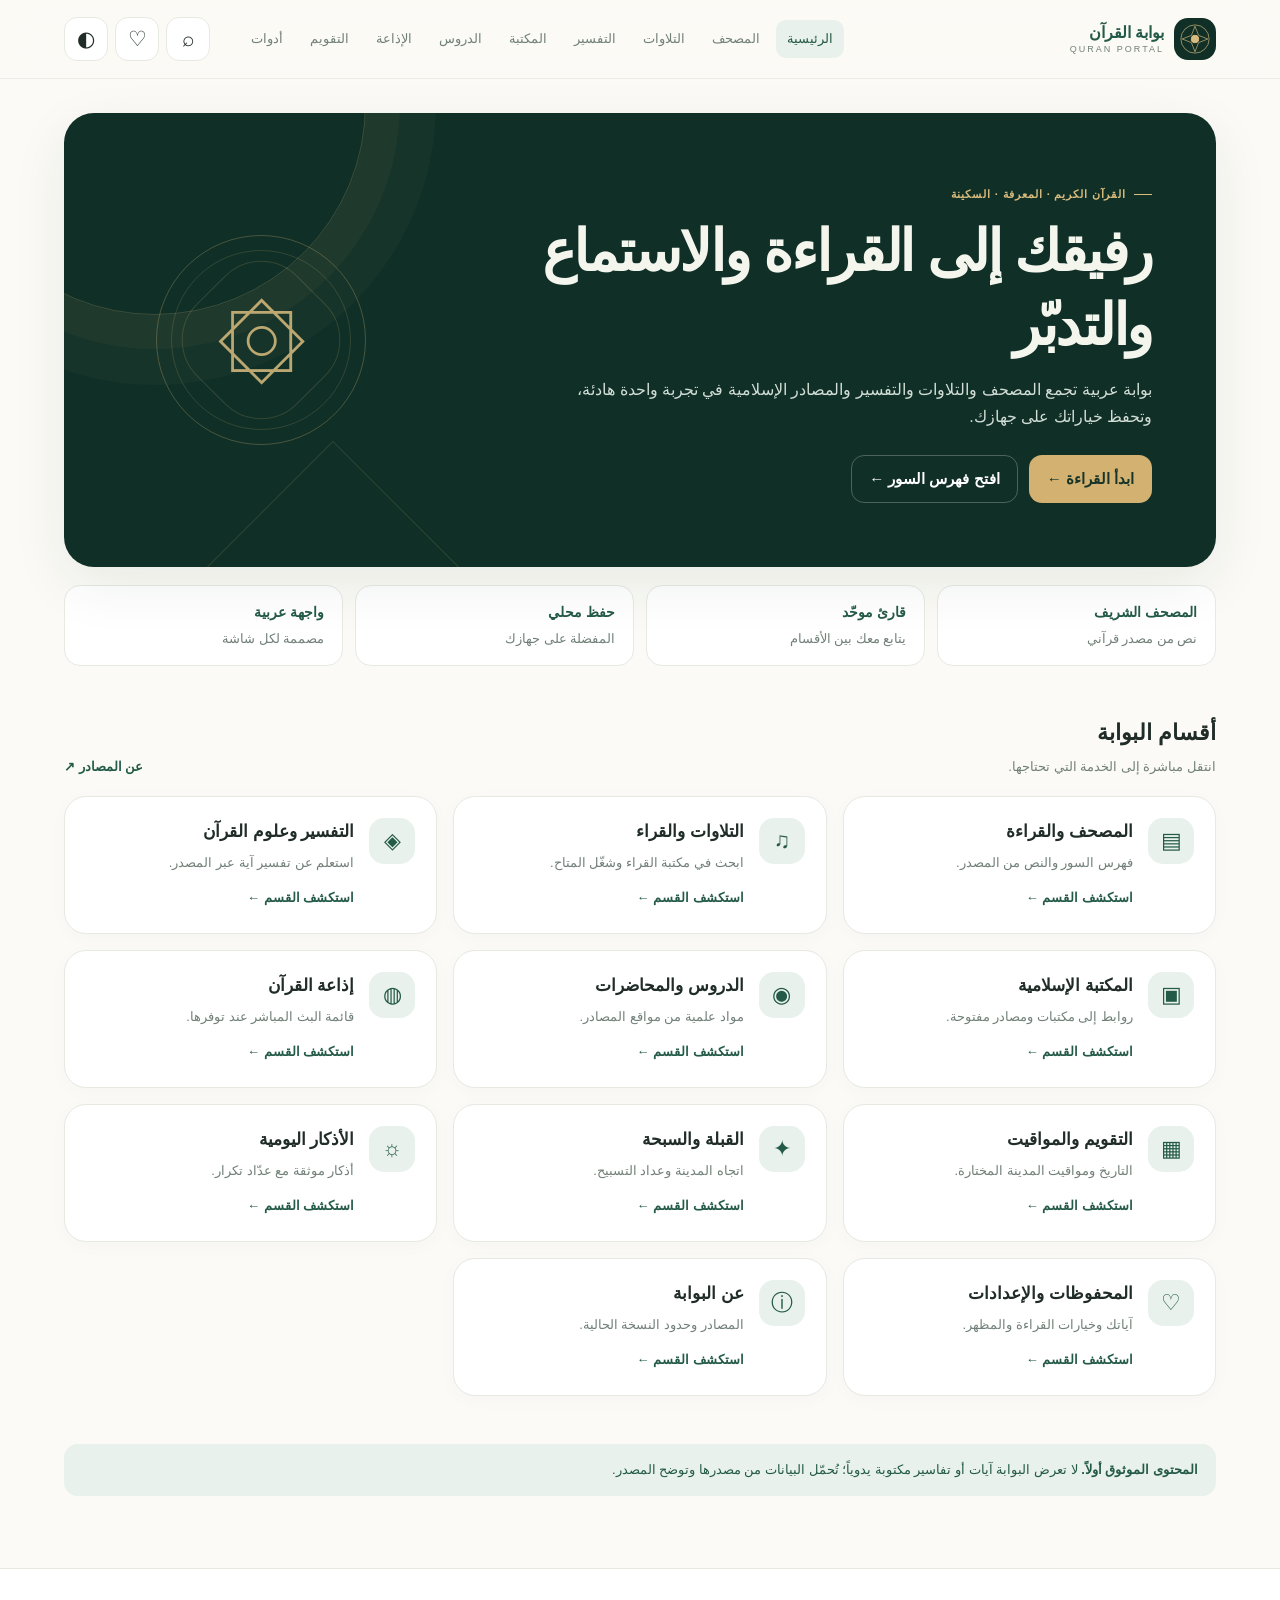
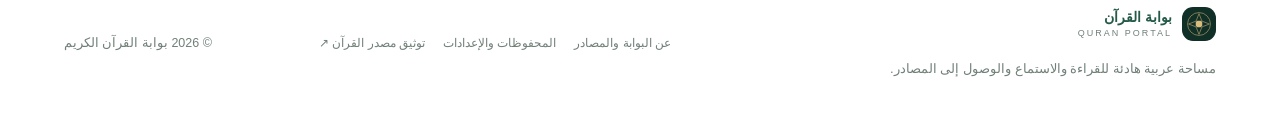
<file: index.html>
<!doctype html>
<html lang="ar" dir="rtl">
<head>
  <meta charset="utf-8">
  <meta name="viewport" content="width=device-width, initial-scale=1, viewport-fit=cover">
  <meta name="theme-color" content="#102f27">
  <meta name="description" content="بوابة عربية للقراءة والاستماع والبحث والمراجعة، مع مواقيت الصلاة وأدوات القبلة والسبحة.">
  <title>بوابة القرآن الكريم</title>
  <link rel="icon" href="./assets/images/icon.svg" type="image/svg+xml">
  <link rel="manifest" href="./manifest.webmanifest">
  <link rel="stylesheet" href="./assets/css/styles.css">
</head>
<body>
  <a class="skip-link" href="#main">انتقل إلى المحتوى</a>
  <header class="site-header">
    <div class="header-inner">
      <a class="brand" href="#/home" aria-label="بوابة القرآن الكريم، الرئيسية">
        <img src="./assets/images/icon.svg" width="42" height="42" alt="">
        <span><strong>بوابة القرآن</strong><small>QURAN PORTAL</small></span>
      </a>
      <nav class="top-nav" aria-label="التنقل الرئيسي">
        <a href="#/home" data-nav="home">الرئيسية</a><a href="#/quran" data-nav="quran">المصحف</a>
        <a href="#/reciters" data-nav="reciters">التلاوات</a><a href="#/tafsir" data-nav="tafsir">التفسير</a>
        <a href="#/library" data-nav="library">المكتبة</a><a href="#/lessons" data-nav="lessons">الدروس</a>
        <a href="#/radio" data-nav="radio">الإذاعة</a><a href="#/calendar" data-nav="calendar">التقويم</a><a href="#/services" data-nav="services">أدوات</a>
      </nav>
      <div class="header-actions">
        <button class="icon-button" id="search-open" type="button" aria-label="بحث" title="بحث">⌕</button>
        <a class="icon-button favorite-shortcut" href="#/favorites" aria-label="المحفوظات" title="المحفوظات">♡</a>
        <button class="icon-button" id="theme-toggle" type="button" aria-label="تبديل المظهر" title="تبديل المظهر">◐</button><button class="icon-button install-button" id="install-app" type="button" aria-label="تثبيت البوابة" title="تثبيت البوابة" hidden>⇩</button>
      </div>
    </div>
  </header>
  <main id="main" class="page-shell" tabindex="-1">
    <div class="loading-state" role="status" aria-live="polite"><span class="spinner" aria-hidden="true"></span><p>جارٍ تجهيز البوابة…</p></div>
    <noscript><p class="notice" role="alert">فعّل JavaScript لعرض أقسام البوابة وبياناتها.</p></noscript>
  </main>
  <footer class="site-footer">
    <div class="footer-inner">
      <div>
        <a class="brand brand-small" href="#/home"><img src="./assets/images/icon.svg" width="34" height="34" alt=""><span><strong>بوابة القرآن</strong><small>QURAN PORTAL</small></span></a>
        <p>مساحة عربية هادئة للقراءة والاستماع والوصول إلى المصادر.</p>
      </div>
      <div class="footer-links"><a href="#/about">عن البوابة والمصادر</a><a href="#/favorites">المحفوظات والإعدادات</a><a href="https://alquran.cloud/api" target="_blank" rel="noopener noreferrer">توثيق مصدر القرآن ↗</a></div>
      <small class="copyright">© <span id="year"></span> بوابة القرآن الكريم</small>
    </div>
  </footer>
  <nav class="mobile-nav" aria-label="التنقل للهاتف">
    <a href="#/home" data-nav="home"><span>⌂</span><small>الرئيسية</small></a>
    <a href="#/quran" data-nav="quran"><span>▤</span><small>المصحف</small></a>
    <a href="#/radio" data-nav="radio"><span>◉</span><small>الإذاعة</small></a>
    <a href="#/adhkar" data-nav="adhkar"><span>☼</span><small>الأذكار</small></a>
    <a href="#/services" data-nav="services"><span>✦</span><small>أدوات</small></a>
    <a href="#/library" data-nav="library"><span>▣</span><small>المكتبة</small></a>
    <a href="#/favorites" data-nav="favorites"><span>♡</span><small>المحفوظات</small></a>
  </nav>
  <section class="audio-dock" id="audio-dock" aria-label="مشغل الصوت" hidden>
    <div class="audio-meta"><span class="audio-art">♫</span><span><strong id="audio-title">لا يوجد تشغيل</strong><small id="audio-subtitle">اختر تلاوة أو إذاعة</small></span></div>
    <label class="audio-speed-control"><span class="visually-hidden">سرعة التلاوة</span><select id="audio-speed" aria-label="سرعة التلاوة"><option value="0.75">0.75×</option><option value="1">1×</option><option value="1.25">1.25×</option><option value="1.5">1.5×</option><option value="2">2×</option></select></label>
    <audio id="audio-element" controls preload="none"></audio>
    <button class="icon-button audio-close" id="audio-close" type="button" aria-label="إغلاق المشغل">×</button>
  </section>
  <dialog class="search-dialog" id="search-dialog" aria-labelledby="search-heading">
    <div class="dialog-head"><div><span class="eyebrow">بحث شامل</span><h2 id="search-heading">إلى أين تريد الوصول؟</h2></div><button class="icon-button" id="search-close" type="button" aria-label="إغلاق">×</button></div>
    <label class="search-field"><span aria-hidden="true">⌕</span><input id="global-search" type="search" placeholder="ابحث في الأقسام والسور…" autocomplete="off"><kbd>Esc</kbd></label>
    <div id="search-results" class="search-results"><p class="muted">اكتب اسم قسم أو سورة لعرض النتائج.</p></div>
    <section class="quran-search-panel" aria-labelledby="quran-search-heading"><h3 id="quran-search-heading">البحث في الآيات</h3><div id="quran-search-results" class="quran-search-results" aria-live="polite"><p class="muted">اكتب ثلاث حروف أو أكثر للبحث في نص القرآن.</p></div><p class="source-note">مصدر النتائج: <a href="https://alquran.cloud/api" target="_blank" rel="noopener noreferrer">Al Quran Cloud API ↗</a></p></section>
  </dialog>
  <div id="toast-region" class="toast-region" aria-live="polite" aria-atomic="true"></div>
  <script src="./assets/js/app.js" defer></script>
</body>
</html>
</file>
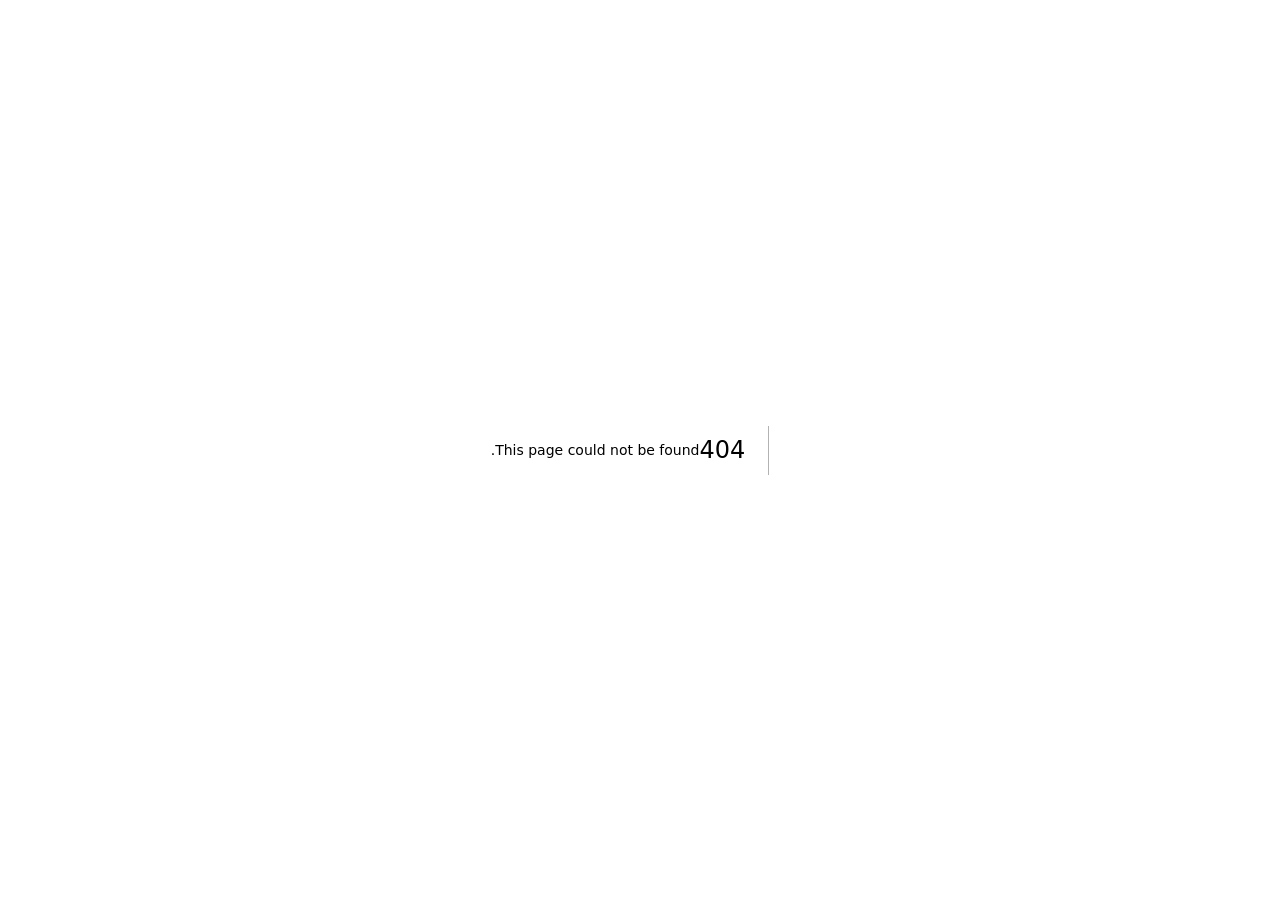
<file: 404/index.html>
<!DOCTYPE html><!--CwfXYCdNsVC3zem4PSl3K--><html lang="ar" dir="rtl"><head><meta charSet="utf-8"/><meta name="viewport" content="width=device-width, initial-scale=1, viewport-fit=cover"/><link rel="stylesheet" href="/_next/static/css/aa652da08c739fcc.css" data-precedence="next"/><link rel="preload" as="script" fetchPriority="low" href="/_next/static/chunks/webpack-e1efe72b54df622a.js"/><script src="/_next/static/chunks/4bd1b696-c023c6e3521b1417.js" async=""></script><script src="/_next/static/chunks/255-0e5ac6cd71b0e266.js" async=""></script><script src="/_next/static/chunks/main-app-91a337d73a48fe26.js" async=""></script><meta name="robots" content="noindex"/><title>404: This page could not be found.</title><meta name="theme-color" content="#102f27"/><title>بوابة القرآن الكريم</title><meta name="description" content="بوابة عربية للقراءة والاستماع والبحث والمراجعة، مع مواقيت الصلاة وأدوات القبلة والسبحة."/><meta name="application-name" content="بوابة القرآن الكريم"/><link rel="manifest" href="/manifest.webmanifest"/><meta name="keywords" content="القرآن الكريم,المصحف,التلاوات,التفسير,مواقيت الصلاة,القبلة"/><meta name="robots" content="index, follow"/><meta property="og:title" content="بوابة القرآن الكريم"/><meta property="og:description" content="قراءة واستماع وبحث ومراجعة في واجهة عربية متجاوبة."/><meta property="og:site_name" content="بوابة القرآن الكريم"/><meta property="og:locale" content="ar_AR"/><meta property="og:type" content="website"/><meta name="twitter:card" content="summary"/><meta name="twitter:title" content="بوابة القرآن الكريم"/><meta name="twitter:description" content="قراءة واستماع ومراجعة في واجهة عربية."/><link rel="icon" href="/assets/images/icon.svg"/><script src="/_next/static/chunks/polyfills-42372ed130431b0a.js" noModule=""></script></head><body><div hidden=""><!--$--><!--/$--></div><div style="font-family:system-ui,&quot;Segoe UI&quot;,Roboto,Helvetica,Arial,sans-serif,&quot;Apple Color Emoji&quot;,&quot;Segoe UI Emoji&quot;;height:100vh;text-align:center;display:flex;flex-direction:column;align-items:center;justify-content:center"><div><style>body{color:#000;background:#fff;margin:0}.next-error-h1{border-right:1px solid rgba(0,0,0,.3)}@media (prefers-color-scheme:dark){body{color:#fff;background:#000}.next-error-h1{border-right:1px solid rgba(255,255,255,.3)}}</style><h1 class="next-error-h1" style="display:inline-block;margin:0 20px 0 0;padding:0 23px 0 0;font-size:24px;font-weight:500;vertical-align:top;line-height:49px">404</h1><div style="display:inline-block"><h2 style="font-size:14px;font-weight:400;line-height:49px;margin:0">This page could not be found.</h2></div></div></div><!--$--><!--/$--><script src="/_next/static/chunks/webpack-e1efe72b54df622a.js" id="_R_" async=""></script><script>(self.__next_f=self.__next_f||[]).push([0])</script><script>self.__next_f.push([1,"1:\"$Sreact.fragment\"\n2:I[9766,[],\"\"]\n3:I[8924,[],\"\"]\n4:I[4431,[],\"OutletBoundary\"]\n6:I[5278,[],\"AsyncMetadataOutlet\"]\n8:I[4431,[],\"ViewportBoundary\"]\na:I[4431,[],\"MetadataBoundary\"]\nb:\"$Sreact.suspense\"\nd:I[7150,[],\"\"]\n:HL[\"/_next/static/css/aa652da08c739fcc.css\",\"style\"]\n"])</script><script>self.__next_f.push([1,"0:{\"P\":null,\"b\":\"CwfXYCdNsVC3zem4PSl3K\",\"p\":\"\",\"c\":[\"\",\"_not-found\",\"\"],\"i\":false,\"f\":[[[\"\",{\"children\":[\"/_not-found\",{\"children\":[\"__PAGE__\",{}]}]},\"$undefined\",\"$undefined\",true],[\"\",[\"$\",\"$1\",\"c\",{\"children\":[[[\"$\",\"link\",\"0\",{\"rel\":\"stylesheet\",\"href\":\"/_next/static/css/aa652da08c739fcc.css\",\"precedence\":\"next\",\"crossOrigin\":\"$undefined\",\"nonce\":\"$undefined\"}]],[\"$\",\"html\",null,{\"lang\":\"ar\",\"dir\":\"rtl\",\"children\":[\"$\",\"body\",null,{\"children\":[\"$\",\"$L2\",null,{\"parallelRouterKey\":\"children\",\"error\":\"$undefined\",\"errorStyles\":\"$undefined\",\"errorScripts\":\"$undefined\",\"template\":[\"$\",\"$L3\",null,{}],\"templateStyles\":\"$undefined\",\"templateScripts\":\"$undefined\",\"notFound\":\"$undefined\",\"forbidden\":\"$undefined\",\"unauthorized\":\"$undefined\"}]}]}]]}],{\"children\":[\"/_not-found\",[\"$\",\"$1\",\"c\",{\"children\":[null,[\"$\",\"$L2\",null,{\"parallelRouterKey\":\"children\",\"error\":\"$undefined\",\"errorStyles\":\"$undefined\",\"errorScripts\":\"$undefined\",\"template\":[\"$\",\"$L3\",null,{}],\"templateStyles\":\"$undefined\",\"templateScripts\":\"$undefined\",\"notFound\":\"$undefined\",\"forbidden\":\"$undefined\",\"unauthorized\":\"$undefined\"}]]}],{\"children\":[\"__PAGE__\",[\"$\",\"$1\",\"c\",{\"children\":[[[\"$\",\"title\",null,{\"children\":\"404: This page could not be found.\"}],[\"$\",\"div\",null,{\"style\":{\"fontFamily\":\"system-ui,\\\"Segoe UI\\\",Roboto,Helvetica,Arial,sans-serif,\\\"Apple Color Emoji\\\",\\\"Segoe UI Emoji\\\"\",\"height\":\"100vh\",\"textAlign\":\"center\",\"display\":\"flex\",\"flexDirection\":\"column\",\"alignItems\":\"center\",\"justifyContent\":\"center\"},\"children\":[\"$\",\"div\",null,{\"children\":[[\"$\",\"style\",null,{\"dangerouslySetInnerHTML\":{\"__html\":\"body{color:#000;background:#fff;margin:0}.next-error-h1{border-right:1px solid rgba(0,0,0,.3)}@media (prefers-color-scheme:dark){body{color:#fff;background:#000}.next-error-h1{border-right:1px solid rgba(255,255,255,.3)}}\"}}],[\"$\",\"h1\",null,{\"className\":\"next-error-h1\",\"style\":{\"display\":\"inline-block\",\"margin\":\"0 20px 0 0\",\"padding\":\"0 23px 0 0\",\"fontSize\":24,\"fontWeight\":500,\"verticalAlign\":\"top\",\"lineHeight\":\"49px\"},\"children\":404}],[\"$\",\"div\",null,{\"style\":{\"display\":\"inline-block\"},\"children\":[\"$\",\"h2\",null,{\"style\":{\"fontSize\":14,\"fontWeight\":400,\"lineHeight\":\"49px\",\"margin\":0},\"children\":\"This page could not be found.\"}]}]]}]}]],null,[\"$\",\"$L4\",null,{\"children\":[\"$L5\",[\"$\",\"$L6\",null,{\"promise\":\"$@7\"}]]}]]}],{},null,false]},null,false]},null,false],[\"$\",\"$1\",\"h\",{\"children\":[[\"$\",\"meta\",null,{\"name\":\"robots\",\"content\":\"noindex\"}],[[\"$\",\"$L8\",null,{\"children\":\"$L9\"}],null],[\"$\",\"$La\",null,{\"children\":[\"$\",\"div\",null,{\"hidden\":true,\"children\":[\"$\",\"$b\",null,{\"fallback\":null,\"children\":\"$Lc\"}]}]}]]}],false]],\"m\":\"$undefined\",\"G\":[\"$d\",[]],\"s\":false,\"S\":true}\n"])</script><script>self.__next_f.push([1,"9:[[\"$\",\"meta\",\"0\",{\"charSet\":\"utf-8\"}],[\"$\",\"meta\",\"1\",{\"name\":\"viewport\",\"content\":\"width=device-width, initial-scale=1, viewport-fit=cover\"}],[\"$\",\"meta\",\"2\",{\"name\":\"theme-color\",\"content\":\"#102f27\"}]]\n5:null\n"])</script><script>self.__next_f.push([1,"e:I[622,[],\"IconMark\"]\n"])</script><script>self.__next_f.push([1,"7:{\"metadata\":[[\"$\",\"title\",\"0\",{\"children\":\"بوابة القرآن الكريم\"}],[\"$\",\"meta\",\"1\",{\"name\":\"description\",\"content\":\"بوابة عربية للقراءة والاستماع والبحث والمراجعة، مع مواقيت الصلاة وأدوات القبلة والسبحة.\"}],[\"$\",\"meta\",\"2\",{\"name\":\"application-name\",\"content\":\"بوابة القرآن الكريم\"}],[\"$\",\"link\",\"3\",{\"rel\":\"manifest\",\"href\":\"/manifest.webmanifest\",\"crossOrigin\":\"$undefined\"}],[\"$\",\"meta\",\"4\",{\"name\":\"keywords\",\"content\":\"القرآن الكريم,المصحف,التلاوات,التفسير,مواقيت الصلاة,القبلة\"}],[\"$\",\"meta\",\"5\",{\"name\":\"robots\",\"content\":\"index, follow\"}],[\"$\",\"meta\",\"6\",{\"property\":\"og:title\",\"content\":\"بوابة القرآن الكريم\"}],[\"$\",\"meta\",\"7\",{\"property\":\"og:description\",\"content\":\"قراءة واستماع وبحث ومراجعة في واجهة عربية متجاوبة.\"}],[\"$\",\"meta\",\"8\",{\"property\":\"og:site_name\",\"content\":\"بوابة القرآن الكريم\"}],[\"$\",\"meta\",\"9\",{\"property\":\"og:locale\",\"content\":\"ar_AR\"}],[\"$\",\"meta\",\"10\",{\"property\":\"og:type\",\"content\":\"website\"}],[\"$\",\"meta\",\"11\",{\"name\":\"twitter:card\",\"content\":\"summary\"}],[\"$\",\"meta\",\"12\",{\"name\":\"twitter:title\",\"content\":\"بوابة القرآن الكريم\"}],[\"$\",\"meta\",\"13\",{\"name\":\"twitter:description\",\"content\":\"قراءة واستماع ومراجعة في واجهة عربية.\"}],[\"$\",\"link\",\"14\",{\"rel\":\"icon\",\"href\":\"/assets/images/icon.svg\"}],[\"$\",\"$Le\",\"15\",{}]],\"error\":null,\"digest\":\"$undefined\"}\n"])</script><script>self.__next_f.push([1,"c:\"$7:metadata\"\n"])</script></body></html>
</file>
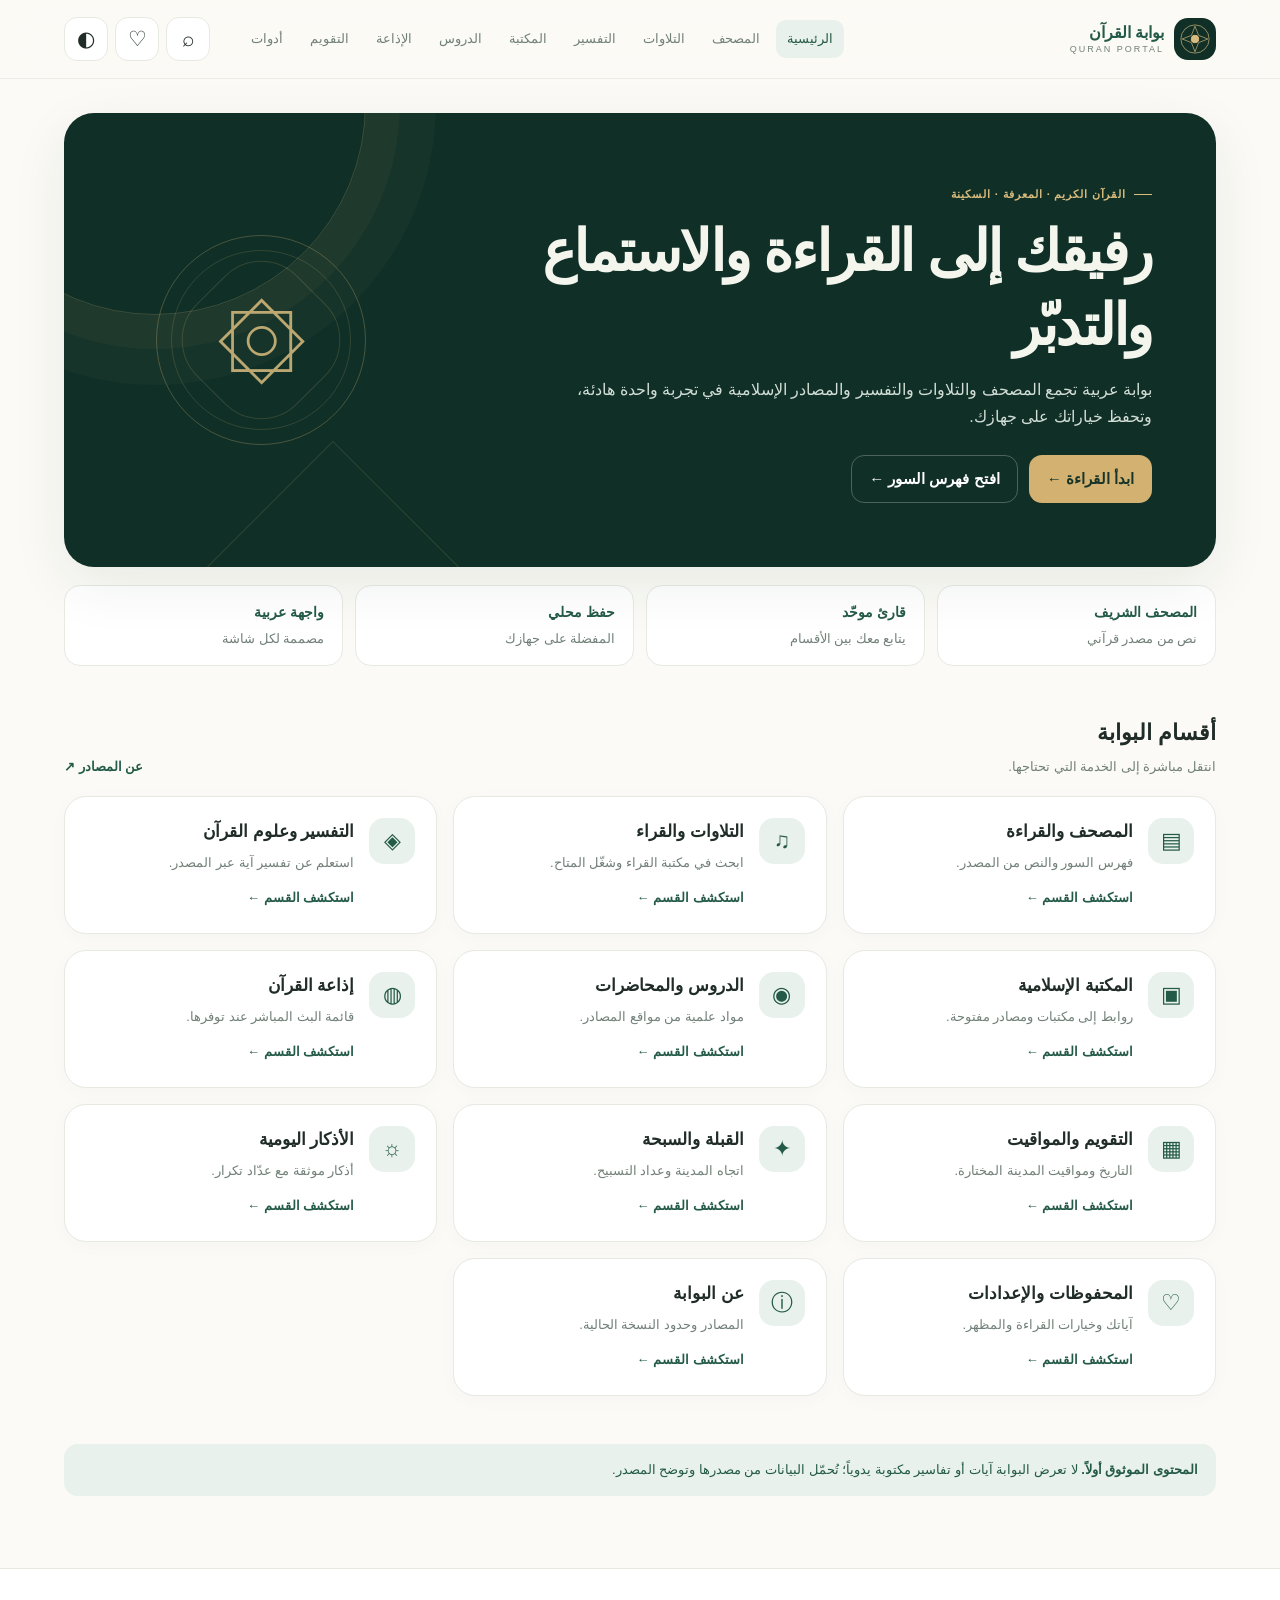
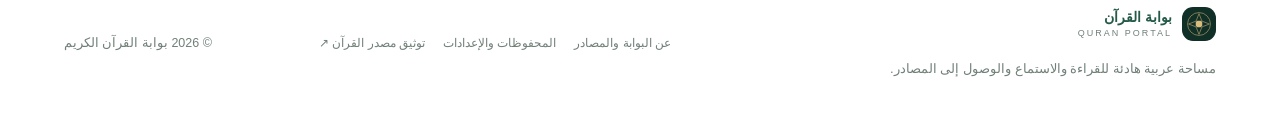
<file: out/index.html>
<!DOCTYPE html><!--CwfXYCdNsVC3zem4PSl3K--><html lang="ar" dir="rtl"><head><meta charSet="utf-8"/><meta name="viewport" content="width=device-width, initial-scale=1, viewport-fit=cover"/><link rel="stylesheet" href="/_next/static/css/aa652da08c739fcc.css" data-precedence="next"/><link rel="preload" as="script" fetchPriority="low" href="/_next/static/chunks/webpack-e1efe72b54df622a.js"/><script src="/_next/static/chunks/4bd1b696-c023c6e3521b1417.js" async=""></script><script src="/_next/static/chunks/255-0e5ac6cd71b0e266.js" async=""></script><script src="/_next/static/chunks/main-app-91a337d73a48fe26.js" async=""></script><script src="/_next/static/chunks/629-e5f1a2595a52aaea.js" async=""></script><script src="/_next/static/chunks/app/page-fc1abcc4e34d366b.js" async=""></script><link rel="preload" href="/assets/js/app.js" as="script"/><meta name="theme-color" content="#102f27"/><title>بوابة القرآن الكريم</title><meta name="description" content="بوابة عربية للقراءة والاستماع والبحث والمراجعة، مع مواقيت الصلاة وأدوات القبلة والسبحة."/><meta name="application-name" content="بوابة القرآن الكريم"/><link rel="manifest" href="/manifest.webmanifest"/><meta name="keywords" content="القرآن الكريم,المصحف,التلاوات,التفسير,مواقيت الصلاة,القبلة"/><meta name="robots" content="index, follow"/><meta property="og:title" content="بوابة القرآن الكريم"/><meta property="og:description" content="قراءة واستماع وبحث ومراجعة في واجهة عربية متجاوبة."/><meta property="og:site_name" content="بوابة القرآن الكريم"/><meta property="og:locale" content="ar_AR"/><meta property="og:type" content="website"/><meta name="twitter:card" content="summary"/><meta name="twitter:title" content="بوابة القرآن الكريم"/><meta name="twitter:description" content="قراءة واستماع ومراجعة في واجهة عربية."/><link rel="icon" href="/assets/images/icon.svg"/><script src="/_next/static/chunks/polyfills-42372ed130431b0a.js" noModule=""></script></head><body><div hidden=""><!--$--><!--/$--></div><a class="skip-link" href="#main">انتقل إلى المحتوى</a><header class="site-header"><div class="header-inner"><a class="brand" href="#/home" aria-label="بوابة القرآن الكريم، الرئيسية"><img alt="" loading="lazy" width="42" height="42" decoding="async" data-nimg="1" style="color:transparent" src="/assets/images/icon.svg"/><span><strong>بوابة القرآن</strong><small>QURAN PORTAL</small></span></a><nav class="top-nav" aria-label="التنقل الرئيسي"><a href="#/home" data-nav="home">الرئيسية</a><a href="#/quran" data-nav="quran">المصحف</a><a href="#/reciters" data-nav="reciters">التلاوات</a><a href="#/tafsir" data-nav="tafsir">التفسير</a><a href="#/library" data-nav="library">المكتبة</a><a href="#/lessons" data-nav="lessons">الدروس</a><a href="#/radio" data-nav="radio">الإذاعة</a><a href="#/calendar" data-nav="calendar">التقويم</a><a href="#/services" data-nav="services">أدوات</a></nav><div class="header-actions"><button class="icon-button" id="search-open" type="button" aria-label="بحث" title="بحث">⌕</button><a class="icon-button favorite-shortcut" href="#/favorites" aria-label="المحفوظات" title="المحفوظات">♡</a><button class="icon-button" id="theme-toggle" type="button" aria-label="تبديل المظهر" title="تبديل المظهر">◐</button><button class="icon-button install-button" id="install-app" type="button" aria-label="تثبيت البوابة" title="تثبيت البوابة" hidden="">⇩</button></div></div></header><main id="main" class="page-shell" tabindex="-1"><div class="loading-state" role="status" aria-live="polite"><span class="spinner" aria-hidden="true"></span><p>جارٍ تجهيز البوابة…</p></div><noscript><p class="notice" role="alert">فعّل JavaScript لعرض أقسام البوابة وبياناتها.</p></noscript></main><footer class="site-footer"><div class="footer-inner"><div><a class="brand brand-small" href="#/home"><img alt="" loading="lazy" width="34" height="34" decoding="async" data-nimg="1" style="color:transparent" src="/assets/images/icon.svg"/><span><strong>بوابة القرآن</strong><small>QURAN PORTAL</small></span></a><p>مساحة عربية هادئة للقراءة والاستماع والوصول إلى المصادر.</p></div><div class="footer-links"><a href="#/about">عن البوابة والمصادر</a><a href="#/favorites">المحفوظات والإعدادات</a><a href="https://alquran.cloud/api" target="_blank" rel="noopener noreferrer">توثيق مصدر القرآن ↗</a></div><small class="copyright">© <span id="year"></span> بوابة القرآن الكريم</small></div></footer><nav class="mobile-nav" aria-label="التنقل للهاتف"><a href="#/home" data-nav="home"><span>⌂</span><small>الرئيسية</small></a><a href="#/quran" data-nav="quran"><span>▤</span><small>المصحف</small></a><a href="#/radio" data-nav="radio"><span>◉</span><small>الإذاعة</small></a><a href="#/adhkar" data-nav="adhkar"><span>☼</span><small>الأذكار</small></a><a href="#/services" data-nav="services"><span>✦</span><small>أدوات</small></a><a href="#/library" data-nav="library"><span>▣</span><small>المكتبة</small></a><a href="#/favorites" data-nav="favorites"><span>♡</span><small>المحفوظات</small></a></nav><section class="audio-dock" id="audio-dock" aria-label="مشغل الصوت" hidden=""><div class="audio-meta"><span class="audio-art">♫</span><span><strong id="audio-title">لا يوجد تشغيل</strong><small id="audio-subtitle">اختر تلاوة أو إذاعة</small></span></div><label class="audio-speed-control"><span class="visually-hidden">سرعة التلاوة</span><select id="audio-speed" aria-label="سرعة التلاوة"><option value="0.75">0.75×</option><option value="1" selected="">1×</option><option value="1.25">1.25×</option><option value="1.5">1.5×</option><option value="2">2×</option></select></label><audio id="audio-element" controls="" preload="none"></audio><button class="icon-button audio-close" id="audio-close" type="button" aria-label="إغلاق المشغل">×</button></section><dialog class="search-dialog" id="search-dialog" aria-labelledby="search-heading"><div class="dialog-head"><div><span class="eyebrow">بحث شامل</span><h2 id="search-heading">إلى أين تريد الوصول؟</h2></div><button class="icon-button" id="search-close" type="button" aria-label="إغلاق">×</button></div><label class="search-field"><span aria-hidden="true">⌕</span><input id="global-search" type="search" placeholder="ابحث في الأقسام والسور…" autoComplete="off"/><kbd>Esc</kbd></label><div id="search-results" class="search-results"><p class="muted">اكتب اسم قسم أو سورة لعرض النتائج.</p></div><section class="quran-search-panel" aria-labelledby="quran-search-heading"><h3 id="quran-search-heading">البحث في الآيات</h3><div id="quran-search-results" class="quran-search-results" aria-live="polite"><p class="muted">اكتب ثلاث حروف أو أكثر للبحث في نص القرآن.</p></div><p class="source-note">مصدر النتائج: <a href="https://alquran.cloud/api" target="_blank" rel="noopener noreferrer">Al Quran Cloud API ↗</a></p></section></dialog><div id="toast-region" class="toast-region" aria-live="polite" aria-atomic="true"></div><!--$--><!--/$--><script src="/_next/static/chunks/webpack-e1efe72b54df622a.js" id="_R_" async=""></script><script>(self.__next_f=self.__next_f||[]).push([0])</script><script>self.__next_f.push([1,"1:\"$Sreact.fragment\"\n2:I[9766,[],\"\"]\n3:I[8924,[],\"\"]\n4:I[1356,[\"629\",\"static/chunks/629-e5f1a2595a52aaea.js\",\"974\",\"static/chunks/app/page-fc1abcc4e34d366b.js\"],\"Image\"]\ne:I[7150,[],\"\"]\n:HL[\"/_next/static/css/aa652da08c739fcc.css\",\"style\"]\n"])</script><script>self.__next_f.push([1,"0:{\"P\":null,\"b\":\"CwfXYCdNsVC3zem4PSl3K\",\"p\":\"\",\"c\":[\"\",\"\"],\"i\":false,\"f\":[[[\"\",{\"children\":[\"__PAGE__\",{}]},\"$undefined\",\"$undefined\",true],[\"\",[\"$\",\"$1\",\"c\",{\"children\":[[[\"$\",\"link\",\"0\",{\"rel\":\"stylesheet\",\"href\":\"/_next/static/css/aa652da08c739fcc.css\",\"precedence\":\"next\",\"crossOrigin\":\"$undefined\",\"nonce\":\"$undefined\"}]],[\"$\",\"html\",null,{\"lang\":\"ar\",\"dir\":\"rtl\",\"children\":[\"$\",\"body\",null,{\"children\":[\"$\",\"$L2\",null,{\"parallelRouterKey\":\"children\",\"error\":\"$undefined\",\"errorStyles\":\"$undefined\",\"errorScripts\":\"$undefined\",\"template\":[\"$\",\"$L3\",null,{}],\"templateStyles\":\"$undefined\",\"templateScripts\":\"$undefined\",\"notFound\":[[[\"$\",\"title\",null,{\"children\":\"404: This page could not be found.\"}],[\"$\",\"div\",null,{\"style\":{\"fontFamily\":\"system-ui,\\\"Segoe UI\\\",Roboto,Helvetica,Arial,sans-serif,\\\"Apple Color Emoji\\\",\\\"Segoe UI Emoji\\\"\",\"height\":\"100vh\",\"textAlign\":\"center\",\"display\":\"flex\",\"flexDirection\":\"column\",\"alignItems\":\"center\",\"justifyContent\":\"center\"},\"children\":[\"$\",\"div\",null,{\"children\":[[\"$\",\"style\",null,{\"dangerouslySetInnerHTML\":{\"__html\":\"body{color:#000;background:#fff;margin:0}.next-error-h1{border-right:1px solid rgba(0,0,0,.3)}@media (prefers-color-scheme:dark){body{color:#fff;background:#000}.next-error-h1{border-right:1px solid rgba(255,255,255,.3)}}\"}}],[\"$\",\"h1\",null,{\"className\":\"next-error-h1\",\"style\":{\"display\":\"inline-block\",\"margin\":\"0 20px 0 0\",\"padding\":\"0 23px 0 0\",\"fontSize\":24,\"fontWeight\":500,\"verticalAlign\":\"top\",\"lineHeight\":\"49px\"},\"children\":404}],[\"$\",\"div\",null,{\"style\":{\"display\":\"inline-block\"},\"children\":[\"$\",\"h2\",null,{\"style\":{\"fontSize\":14,\"fontWeight\":400,\"lineHeight\":\"49px\",\"margin\":0},\"children\":\"This page could not be found.\"}]}]]}]}]],[]],\"forbidden\":\"$undefined\",\"unauthorized\":\"$undefined\"}]}]}]]}],{\"children\":[\"__PAGE__\",[\"$\",\"$1\",\"c\",{\"children\":[[[\"$\",\"a\",null,{\"className\":\"skip-link\",\"href\":\"#main\",\"children\":\"انتقل إلى المحتوى\"}],[\"$\",\"header\",null,{\"className\":\"site-header\",\"children\":[\"$\",\"div\",null,{\"className\":\"header-inner\",\"children\":[[\"$\",\"a\",null,{\"className\":\"brand\",\"href\":\"#/home\",\"aria-label\":\"بوابة القرآن الكريم، الرئيسية\",\"children\":[[\"$\",\"$L4\",null,{\"src\":\"/assets/images/icon.svg\",\"width\":\"42\",\"height\":\"42\",\"alt\":\"\"}],[\"$\",\"span\",null,{\"children\":[[\"$\",\"strong\",null,{\"children\":\"بوابة القرآن\"}],[\"$\",\"small\",null,{\"children\":\"QURAN PORTAL\"}]]}]]}],[\"$\",\"nav\",null,{\"className\":\"top-nav\",\"aria-label\":\"التنقل الرئيسي\",\"children\":[[\"$\",\"a\",null,{\"href\":\"#/home\",\"data-nav\":\"home\",\"children\":\"الرئيسية\"}],[\"$\",\"a\",null,{\"href\":\"#/quran\",\"data-nav\":\"quran\",\"children\":\"المصحف\"}],[\"$\",\"a\",null,{\"href\":\"#/reciters\",\"data-nav\":\"reciters\",\"children\":\"التلاوات\"}],[\"$\",\"a\",null,{\"href\":\"#/tafsir\",\"data-nav\":\"tafsir\",\"children\":\"التفسير\"}],[\"$\",\"a\",null,{\"href\":\"#/library\",\"data-nav\":\"library\",\"children\":\"المكتبة\"}],[\"$\",\"a\",null,{\"href\":\"#/lessons\",\"data-nav\":\"lessons\",\"children\":\"الدروس\"}],[\"$\",\"a\",null,{\"href\":\"#/radio\",\"data-nav\":\"radio\",\"children\":\"الإذاعة\"}],[\"$\",\"a\",null,{\"href\":\"#/calendar\",\"data-nav\":\"calendar\",\"children\":\"التقويم\"}],[\"$\",\"a\",null,{\"href\":\"#/services\",\"data-nav\":\"services\",\"children\":\"أدوات\"}]]}],[\"$\",\"div\",null,{\"className\":\"header-actions\",\"children\":[[\"$\",\"button\",null,{\"className\":\"icon-button\",\"id\":\"search-open\",\"type\":\"button\",\"aria-label\":\"بحث\",\"title\":\"بحث\",\"children\":\"⌕\"}],[\"$\",\"a\",null,{\"className\":\"icon-button favorite-shortcut\",\"href\":\"#/favorites\",\"aria-label\":\"المحفوظات\",\"title\":\"المحفوظات\",\"children\":\"♡\"}],[\"$\",\"button\",null,{\"className\":\"icon-button\",\"id\":\"theme-toggle\",\"type\":\"button\",\"aria-label\":\"تبديل المظهر\",\"title\":\"تبديل المظهر\",\"children\":\"◐\"}],[\"$\",\"button\",null,{\"className\":\"icon-button install-button\",\"id\":\"install-app\",\"type\":\"button\",\"aria-label\":\"تثبيت البوابة\",\"title\":\"تثبيت البوابة\",\"hidden\":true,\"children\":\"⇩\"}]]}]]}]}],[\"$\",\"main\",null,{\"id\":\"main\",\"className\":\"page-shell\",\"tabIndex\":-1,\"children\":[[\"$\",\"div\",null,{\"className\":\"loading-state\",\"role\":\"status\",\"aria-live\":\"polite\",\"children\":[[\"$\",\"span\",null,{\"className\":\"spinner\",\"aria-hidden\":\"true\"}],[\"$\",\"p\",null,{\"children\":\"جارٍ تجهيز البوابة…\"}]]}],[\"$\",\"noscript\",null,{\"children\":[\"$\",\"p\",null,{\"className\":\"notice\",\"role\":\"alert\",\"children\":\"فعّل JavaScript لعرض أقسام البوابة وبياناتها.\"}]}]]}],[\"$\",\"footer\",null,{\"className\":\"site-footer\",\"children\":[\"$\",\"div\",null,{\"className\":\"footer-inner\",\"children\":[[\"$\",\"div\",null,{\"children\":[[\"$\",\"a\",null,{\"className\":\"brand brand-small\",\"href\":\"#/home\",\"children\":[[\"$\",\"$L4\",null,{\"src\":\"/assets/images/icon.svg\",\"width\":\"34\",\"height\":\"34\",\"alt\":\"\"}],[\"$\",\"span\",null,{\"children\":[[\"$\",\"strong\",null,{\"children\":\"بوابة القرآن\"}],[\"$\",\"small\",null,{\"children\":\"QURAN PORTAL\"}]]}]]}],[\"$\",\"p\",null,{\"children\":\"مساحة عربية هادئة للقراءة والاستماع والوصول إلى المصادر.\"}]]}],[\"$\",\"div\",null,{\"className\":\"footer-links\",\"children\":[[\"$\",\"a\",null,{\"href\":\"#/about\",\"children\":\"عن البوابة والمصادر\"}],[\"$\",\"a\",null,{\"href\":\"#/favorites\",\"children\":\"المحفوظات والإعدادات\"}],\"$L5\"]}],\"$L6\"]}]}],\"$L7\",\"$L8\",\"$L9\",\"$La\",\"$Lb\"],null,\"$Lc\"]}],{},null,false]},null,false],\"$Ld\",false]],\"m\":\"$undefined\",\"G\":[\"$e\",[]],\"s\":false,\"S\":true}\n"])</script><script>self.__next_f.push([1,"f:I[1402,[\"629\",\"static/chunks/629-e5f1a2595a52aaea.js\",\"974\",\"static/chunks/app/page-fc1abcc4e34d366b.js\"],\"\"]\n10:I[4431,[],\"OutletBoundary\"]\n12:I[5278,[],\"AsyncMetadataOutlet\"]\n14:I[4431,[],\"ViewportBoundary\"]\n16:I[4431,[],\"MetadataBoundary\"]\n17:\"$Sreact.suspense\"\n5:[\"$\",\"a\",null,{\"href\":\"https://alquran.cloud/api\",\"target\":\"_blank\",\"rel\":\"noopener noreferrer\",\"children\":\"توثيق مصدر القرآن ↗\"}]\n6:[\"$\",\"small\",null,{\"className\":\"copyright\",\"children\":[\"© \",[\"$\",\"span\",null,{\"id\":\"year\"}],\" بوابة القرآن الكريم\"]}]\n"])</script><script>self.__next_f.push([1,"7:[\"$\",\"nav\",null,{\"className\":\"mobile-nav\",\"aria-label\":\"التنقل للهاتف\",\"children\":[[\"$\",\"a\",null,{\"href\":\"#/home\",\"data-nav\":\"home\",\"children\":[[\"$\",\"span\",null,{\"children\":\"⌂\"}],[\"$\",\"small\",null,{\"children\":\"الرئيسية\"}]]}],[\"$\",\"a\",null,{\"href\":\"#/quran\",\"data-nav\":\"quran\",\"children\":[[\"$\",\"span\",null,{\"children\":\"▤\"}],[\"$\",\"small\",null,{\"children\":\"المصحف\"}]]}],[\"$\",\"a\",null,{\"href\":\"#/radio\",\"data-nav\":\"radio\",\"children\":[[\"$\",\"span\",null,{\"children\":\"◉\"}],[\"$\",\"small\",null,{\"children\":\"الإذاعة\"}]]}],[\"$\",\"a\",null,{\"href\":\"#/adhkar\",\"data-nav\":\"adhkar\",\"children\":[[\"$\",\"span\",null,{\"children\":\"☼\"}],[\"$\",\"small\",null,{\"children\":\"الأذكار\"}]]}],[\"$\",\"a\",null,{\"href\":\"#/services\",\"data-nav\":\"services\",\"children\":[[\"$\",\"span\",null,{\"children\":\"✦\"}],[\"$\",\"small\",null,{\"children\":\"أدوات\"}]]}],[\"$\",\"a\",null,{\"href\":\"#/library\",\"data-nav\":\"library\",\"children\":[[\"$\",\"span\",null,{\"children\":\"▣\"}],[\"$\",\"small\",null,{\"children\":\"المكتبة\"}]]}],[\"$\",\"a\",null,{\"href\":\"#/favorites\",\"data-nav\":\"favorites\",\"children\":[[\"$\",\"span\",null,{\"children\":\"♡\"}],[\"$\",\"small\",null,{\"children\":\"المحفوظات\"}]]}]]}]\n"])</script><script>self.__next_f.push([1,"8:[\"$\",\"section\",null,{\"className\":\"audio-dock\",\"id\":\"audio-dock\",\"aria-label\":\"مشغل الصوت\",\"hidden\":true,\"children\":[[\"$\",\"div\",null,{\"className\":\"audio-meta\",\"children\":[[\"$\",\"span\",null,{\"className\":\"audio-art\",\"children\":\"♫\"}],[\"$\",\"span\",null,{\"children\":[[\"$\",\"strong\",null,{\"id\":\"audio-title\",\"children\":\"لا يوجد تشغيل\"}],[\"$\",\"small\",null,{\"id\":\"audio-subtitle\",\"children\":\"اختر تلاوة أو إذاعة\"}]]}]]}],[\"$\",\"label\",null,{\"className\":\"audio-speed-control\",\"children\":[[\"$\",\"span\",null,{\"className\":\"visually-hidden\",\"children\":\"سرعة التلاوة\"}],[\"$\",\"select\",null,{\"id\":\"audio-speed\",\"defaultValue\":\"1\",\"aria-label\":\"سرعة التلاوة\",\"children\":[[\"$\",\"option\",null,{\"value\":\"0.75\",\"children\":\"0.75×\"}],[\"$\",\"option\",null,{\"value\":\"1\",\"children\":\"1×\"}],[\"$\",\"option\",null,{\"value\":\"1.25\",\"children\":\"1.25×\"}],[\"$\",\"option\",null,{\"value\":\"1.5\",\"children\":\"1.5×\"}],[\"$\",\"option\",null,{\"value\":\"2\",\"children\":\"2×\"}]]}]]}],[\"$\",\"audio\",null,{\"id\":\"audio-element\",\"controls\":true,\"preload\":\"none\"}],[\"$\",\"button\",null,{\"className\":\"icon-button audio-close\",\"id\":\"audio-close\",\"type\":\"button\",\"aria-label\":\"إغلاق المشغل\",\"children\":\"×\"}]]}]\n"])</script><script>self.__next_f.push([1,"9:[\"$\",\"dialog\",null,{\"className\":\"search-dialog\",\"id\":\"search-dialog\",\"aria-labelledby\":\"search-heading\",\"children\":[[\"$\",\"div\",null,{\"className\":\"dialog-head\",\"children\":[[\"$\",\"div\",null,{\"children\":[[\"$\",\"span\",null,{\"className\":\"eyebrow\",\"children\":\"بحث شامل\"}],[\"$\",\"h2\",null,{\"id\":\"search-heading\",\"children\":\"إلى أين تريد الوصول؟\"}]]}],[\"$\",\"button\",null,{\"className\":\"icon-button\",\"id\":\"search-close\",\"type\":\"button\",\"aria-label\":\"إغلاق\",\"children\":\"×\"}]]}],[\"$\",\"label\",null,{\"className\":\"search-field\",\"children\":[[\"$\",\"span\",null,{\"aria-hidden\":\"true\",\"children\":\"⌕\"}],[\"$\",\"input\",null,{\"id\":\"global-search\",\"type\":\"search\",\"placeholder\":\"ابحث في الأقسام والسور…\",\"autoComplete\":\"off\"}],[\"$\",\"kbd\",null,{\"children\":\"Esc\"}]]}],[\"$\",\"div\",null,{\"id\":\"search-results\",\"className\":\"search-results\",\"children\":[\"$\",\"p\",null,{\"className\":\"muted\",\"children\":\"اكتب اسم قسم أو سورة لعرض النتائج.\"}]}],[\"$\",\"section\",null,{\"className\":\"quran-search-panel\",\"aria-labelledby\":\"quran-search-heading\",\"children\":[[\"$\",\"h3\",null,{\"id\":\"quran-search-heading\",\"children\":\"البحث في الآيات\"}],[\"$\",\"div\",null,{\"id\":\"quran-search-results\",\"className\":\"quran-search-results\",\"aria-live\":\"polite\",\"children\":[\"$\",\"p\",null,{\"className\":\"muted\",\"children\":\"اكتب ثلاث حروف أو أكثر للبحث في نص القرآن.\"}]}],[\"$\",\"p\",null,{\"className\":\"source-note\",\"children\":[\"مصدر النتائج: \",[\"$\",\"a\",null,{\"href\":\"https://alquran.cloud/api\",\"target\":\"_blank\",\"rel\":\"noopener noreferrer\",\"children\":\"Al Quran Cloud API ↗\"}]]}]]}]]}]\n"])</script><script>self.__next_f.push([1,"a:[\"$\",\"div\",null,{\"id\":\"toast-region\",\"className\":\"toast-region\",\"aria-live\":\"polite\",\"aria-atomic\":\"true\"}]\nb:[\"$\",\"$Lf\",null,{\"src\":\"/assets/js/app.js\",\"strategy\":\"afterInteractive\"}]\nc:[\"$\",\"$L10\",null,{\"children\":[\"$L11\",[\"$\",\"$L12\",null,{\"promise\":\"$@13\"}]]}]\nd:[\"$\",\"$1\",\"h\",{\"children\":[null,[[\"$\",\"$L14\",null,{\"children\":\"$L15\"}],null],[\"$\",\"$L16\",null,{\"children\":[\"$\",\"div\",null,{\"hidden\":true,\"children\":[\"$\",\"$17\",null,{\"fallback\":null,\"children\":\"$L18\"}]}]}]]}]\n"])</script><script>self.__next_f.push([1,"15:[[\"$\",\"meta\",\"0\",{\"charSet\":\"utf-8\"}],[\"$\",\"meta\",\"1\",{\"name\":\"viewport\",\"content\":\"width=device-width, initial-scale=1, viewport-fit=cover\"}],[\"$\",\"meta\",\"2\",{\"name\":\"theme-color\",\"content\":\"#102f27\"}]]\n11:null\n"])</script><script>self.__next_f.push([1,"19:I[622,[],\"IconMark\"]\n"])</script><script>self.__next_f.push([1,"13:{\"metadata\":[[\"$\",\"title\",\"0\",{\"children\":\"بوابة القرآن الكريم\"}],[\"$\",\"meta\",\"1\",{\"name\":\"description\",\"content\":\"بوابة عربية للقراءة والاستماع والبحث والمراجعة، مع مواقيت الصلاة وأدوات القبلة والسبحة.\"}],[\"$\",\"meta\",\"2\",{\"name\":\"application-name\",\"content\":\"بوابة القرآن الكريم\"}],[\"$\",\"link\",\"3\",{\"rel\":\"manifest\",\"href\":\"/manifest.webmanifest\",\"crossOrigin\":\"$undefined\"}],[\"$\",\"meta\",\"4\",{\"name\":\"keywords\",\"content\":\"القرآن الكريم,المصحف,التلاوات,التفسير,مواقيت الصلاة,القبلة\"}],[\"$\",\"meta\",\"5\",{\"name\":\"robots\",\"content\":\"index, follow\"}],[\"$\",\"meta\",\"6\",{\"property\":\"og:title\",\"content\":\"بوابة القرآن الكريم\"}],[\"$\",\"meta\",\"7\",{\"property\":\"og:description\",\"content\":\"قراءة واستماع وبحث ومراجعة في واجهة عربية متجاوبة.\"}],[\"$\",\"meta\",\"8\",{\"property\":\"og:site_name\",\"content\":\"بوابة القرآن الكريم\"}],[\"$\",\"meta\",\"9\",{\"property\":\"og:locale\",\"content\":\"ar_AR\"}],[\"$\",\"meta\",\"10\",{\"property\":\"og:type\",\"content\":\"website\"}],[\"$\",\"meta\",\"11\",{\"name\":\"twitter:card\",\"content\":\"summary\"}],[\"$\",\"meta\",\"12\",{\"name\":\"twitter:title\",\"content\":\"بوابة القرآن الكريم\"}],[\"$\",\"meta\",\"13\",{\"name\":\"twitter:description\",\"content\":\"قراءة واستماع ومراجعة في واجهة عربية.\"}],[\"$\",\"link\",\"14\",{\"rel\":\"icon\",\"href\":\"/assets/images/icon.svg\"}],[\"$\",\"$L19\",\"15\",{}]],\"error\":null,\"digest\":\"$undefined\"}\n"])</script><script>self.__next_f.push([1,"18:\"$13:metadata\"\n"])</script></body></html>
</file>
<file: assets/css/styles.css>
:root { color-scheme: light; --ink:#202c27; --muted:#718078; --green:#245a48; --green-deep:#102f27; --green-soft:#e8f1ec; --gold:#bb9554; --paper:#fbfaf6; --surface:#fff; --line:#e7e9e3; --shadow:0 18px 55px rgba(20,48,38,.08); --radius:22px; --radius-sm:14px; --content:1200px; }
:root[data-theme="dark"] { color-scheme:dark; --ink:#e8eee9; --muted:#a1afa6; --green:#a4d0b7; --green-deep:#0a211a; --green-soft:#1b3b2f; --gold:#d9bc7e; --paper:#0c1914; --surface:#13231c; --line:#293b32; --shadow:0 18px 55px rgba(0,0,0,.22); }
*{box-sizing:border-box} html{scroll-behavior:smooth} body{margin:0;background:var(--paper);color:var(--ink);font-family:"Segoe UI",Tahoma,Arial,sans-serif;font-size:15px;line-height:1.7;padding-bottom:env(safe-area-inset-bottom)} a{color:inherit;text-decoration:none} button,input,select{font:inherit} button{color:inherit} img{max-width:100%} [hidden]{display:none!important} .skip-link{position:absolute;inset-inline-start:-10000px;top:8px;background:var(--surface);padding:10px 16px;z-index:100;border-radius:8px}.skip-link:focus{inset-inline-start:8px}
.site-header{position:sticky;top:0;z-index:20;background:color-mix(in srgb,var(--paper) 90%,transparent);backdrop-filter:blur(16px);border-bottom:1px solid color-mix(in srgb,var(--line) 76%,transparent)}.header-inner{height:78px;max-width:var(--content);margin:auto;padding:0 24px;display:flex;align-items:center;gap:30px}.brand{display:inline-flex;align-items:center;gap:10px;flex:none}.brand img{border-radius:14px}.brand strong{display:block;color:var(--green);font-size:16px;line-height:1.4}.brand small{display:block;color:var(--muted);font-size:9px;letter-spacing:2px;line-height:1.3}.top-nav{display:flex;align-items:center;gap:5px;margin-inline-start:auto}.top-nav a{padding:8px 11px;border-radius:10px;color:var(--muted);font-size:13px;white-space:nowrap;transition:.2s}.top-nav a:hover,.top-nav a.active{color:var(--green);background:var(--green-soft)}.header-actions{display:flex;align-items:center;gap:7px}.icon-button{width:40px;height:40px;border:1px solid var(--line);background:var(--surface);border-radius:13px;display:grid;place-items:center;cursor:pointer;font-size:21px;transition:.2s}.icon-button:hover{border-color:var(--green);color:var(--green);transform:translateY(-1px)}
.page-shell{max-width:var(--content);min-height:65vh;margin:auto;padding:34px 24px 72px}.site-footer{border-top:1px solid var(--line);background:var(--surface)}.footer-inner{max-width:var(--content);margin:auto;padding:38px 24px;display:grid;grid-template-columns:1.2fr 1fr auto;gap:30px;align-items:center}.footer-inner p{color:var(--muted);font-size:13px;margin:10px 0 0}.brand-small img{border-radius:11px}.brand-small strong{font-size:14px}.footer-links{display:flex;gap:18px;flex-wrap:wrap;color:var(--muted);font-size:12px}.footer-links a:hover{color:var(--green)}.copyright{color:var(--muted);white-space:nowrap}
.eyebrow{display:inline-flex;align-items:center;gap:8px;color:var(--gold);font-size:11px;font-weight:700;letter-spacing:.08em}.eyebrow:before{content:"";width:18px;height:1px;background:currentColor}.page-heading{display:flex;justify-content:space-between;align-items:flex-end;gap:20px;margin:4px 0 28px}.page-heading h1{margin:4px 0;font-size:clamp(26px,4vw,38px);line-height:1.3;letter-spacing:-.03em}.page-heading p{color:var(--muted);margin:0;max-width:680px}.heading-actions{display:flex;gap:10px;flex-wrap:wrap}.button{border:1px solid transparent;border-radius:13px;padding:10px 17px;min-height:44px;display:inline-flex;align-items:center;justify-content:center;gap:9px;background:var(--green);color:#fff;font-weight:700;cursor:pointer;transition:.2s}.button:hover{filter:brightness(1.07);transform:translateY(-1px)}.button.secondary{background:var(--surface);border-color:var(--line);color:var(--ink)}.button.ghost{background:transparent;border-color:var(--line);color:var(--green)}.button.small{min-height:36px;padding:6px 12px;font-size:12px;border-radius:10px}.button[disabled]{opacity:.5;cursor:not-allowed;transform:none}.link-button{color:var(--green);font-weight:700;font-size:13px}
.hero{position:relative;overflow:hidden;isolation:isolate;background:var(--green-deep);color:#f4f6ee;border-radius:30px;padding:clamp(28px,5vw,64px);min-height:350px;display:flex;align-items:center;box-shadow:var(--shadow)}.hero:before,.hero:after{content:"";position:absolute;z-index:-1;pointer-events:none}.hero:before{width:420px;height:420px;border:1px solid rgba(214,188,126,.22);border-radius:50%;inset-inline-end:-120px;top:-220px;box-shadow:0 0 0 34px rgba(214,188,126,.04),0 0 0 70px rgba(214,188,126,.03)}.hero:after{width:260px;height:260px;border:1px solid rgba(214,188,126,.14);transform:rotate(45deg);inset-inline-end:12%;bottom:-190px}.hero-copy{max-width:650px}.hero .eyebrow{color:#d9bc7e}.hero h1{font-size:clamp(32px,5vw,57px);line-height:1.3;margin:10px 0 14px;letter-spacing:-.04em}.hero p{color:#d1ddd5;font-size:16px;max-width:580px;margin:0 0 25px}.hero-actions{display:flex;gap:11px;flex-wrap:wrap}.hero .button{background:#d3b271;color:#183429}.hero .button.secondary{background:transparent;border-color:rgba(255,255,255,.25);color:#fff}.hero-mark{position:absolute;inset-inline-end:8%;top:50%;transform:translateY(-50%);width:210px;height:210px;border:1px solid rgba(217,188,126,.33);border-radius:50%;display:grid;place-items:center;color:#d9bc7e;font-size:92px;opacity:.85}.hero-mark:before,.hero-mark:after{content:"";position:absolute;inset:14px;border:1px solid rgba(217,188,126,.2);border-radius:50%}.hero-mark:after{inset:33px;border-radius:36%;transform:rotate(45deg)}
.section{margin-top:48px}.section-head{display:flex;justify-content:space-between;align-items:flex-end;gap:15px;margin-bottom:18px}.section-head h2{font-size:22px;margin:0}.section-head p{margin:4px 0 0;color:var(--muted);font-size:13px}.grid{display:grid;gap:16px}.grid-2{grid-template-columns:repeat(2,minmax(0,1fr))}.grid-3{grid-template-columns:repeat(3,minmax(0,1fr))}.grid-4{grid-template-columns:repeat(4,minmax(0,1fr))}.card{background:var(--surface);border:1px solid var(--line);border-radius:var(--radius);padding:21px;box-shadow:0 4px 20px rgba(20,48,38,.025)}.card h3{font-size:17px;margin:0 0 5px}.card p{margin:0;color:var(--muted);font-size:13px}.service-card{display:flex;gap:15px;align-items:flex-start;min-height:138px;transition:.2s}.service-card:hover{transform:translateY(-3px);border-color:color-mix(in srgb,var(--green) 45%,var(--line));box-shadow:var(--shadow)}.service-icon{width:46px;height:46px;flex:none;border-radius:15px;background:var(--green-soft);color:var(--green);display:grid;place-items:center;font-size:22px}.service-card .link-button{display:inline-block;margin-top:13px}.quick-strip{display:grid;grid-template-columns:repeat(4,1fr);gap:12px;margin-top:18px}.quick-metric{padding:15px 18px;border-radius:16px;background:var(--surface);border:1px solid var(--line)}.quick-metric strong{display:block;color:var(--green);font-size:14px}.quick-metric small{color:var(--muted)}.notice{padding:15px 18px;border-radius:14px;background:var(--green-soft);color:var(--green);font-size:13px}.notice.warning{background:color-mix(in srgb,#c0903d 13%,var(--surface));color:var(--ink);border:1px solid color-mix(in srgb,#c0903d 25%,var(--line))}.muted{color:var(--muted)}.source-note{color:var(--muted);font-size:11px;margin-top:14px}.source-note a{color:var(--green);text-decoration:underline;text-underline-offset:3px}
.surah-tools{display:flex;gap:10px;margin-bottom:18px;flex-wrap:wrap}.field,.select-field{height:44px;border:1px solid var(--line);border-radius:12px;padding:0 14px;background:var(--surface);color:var(--ink);outline:none}.field:focus,.select-field:focus{border-color:var(--green);box-shadow:0 0 0 3px color-mix(in srgb,var(--green) 15%,transparent)}.field{min-width:220px;flex:1}.select-field{min-width:150px}.surah-list{display:grid;grid-template-columns:repeat(3,minmax(0,1fr));gap:11px}.surah-row{display:flex;align-items:center;gap:12px;padding:14px;background:var(--surface);border:1px solid var(--line);border-radius:16px;min-width:0;transition:.2s}.surah-row:hover{border-color:var(--green);transform:translateY(-2px)}.surah-num{width:38px;height:38px;flex:none;display:grid;place-items:center;border-radius:12px;background:var(--green-soft);color:var(--green);font-weight:700}.surah-name{min-width:0;flex:1}.surah-name strong{display:block;font-size:14px}.surah-name small{color:var(--muted);font-size:11px}.surah-open{color:var(--green);font-size:20px}.reader-toolbar{display:flex;justify-content:space-between;align-items:center;gap:12px;padding:12px 15px;border:1px solid var(--line);background:var(--surface);border-radius:16px;margin-bottom:18px;flex-wrap:wrap}.reader-toolbar .toolbar-group{display:flex;gap:8px;align-items:center}.reader-toolbar label{color:var(--muted);font-size:12px}.reader-toolbar input[type=range]{accent-color:var(--green);width:110px}.reader-paper{max-width:900px;margin:auto;background:var(--surface);border:1px solid var(--line);border-radius:24px;padding:clamp(20px,5vw,52px);box-shadow:var(--shadow)}.reader-paper h2{text-align:center;color:var(--green);font-size:25px;margin:0 0 5px}.reader-paper .reader-source{text-align:center;color:var(--muted);font-size:11px;margin-bottom:20px}.basmala{text-align:center;font-family:"Traditional Arabic","Amiri",serif;font-size:28px;margin:20px 0;color:var(--green)}.ayah-flow{font-family:"Traditional Arabic","Amiri",serif;font-size:var(--reader-size,28px);line-height:2.2;text-align:justify}.ayah{display:inline}.ayah-actions{display:inline-flex;gap:4px;vertical-align:middle;margin:0 4px}.ayah-actions button{width:26px;height:26px;border-radius:50%;border:1px solid var(--line);background:var(--paper);font-size:12px;cursor:pointer;color:var(--green)}.ayah-number{display:inline-grid;place-items:center;width:31px;height:31px;border:1px solid var(--gold);border-radius:50%;font-family:Arial,sans-serif;font-size:12px;color:var(--gold);margin:0 7px;vertical-align:middle}.chapter-switch{display:flex;justify-content:space-between;gap:10px;margin-top:18px}.loading-state,.empty-state{padding:52px 20px;text-align:center;color:var(--muted);background:var(--surface);border:1px dashed var(--line);border-radius:20px}.empty-state strong{display:block;color:var(--ink);font-size:16px;margin-bottom:5px}.spinner{display:inline-block;width:25px;height:25px;border:2px solid var(--line);border-top-color:var(--green);border-radius:50%;animation:spin .8s linear infinite;vertical-align:middle;margin-inline-end:9px}@keyframes spin{to{transform:rotate(360deg)}}
.resource-card{display:flex;flex-direction:column;gap:12px}.resource-card .resource-top{display:flex;gap:13px;align-items:center}.resource-card .resource-icon{width:44px;height:44px;border-radius:14px;background:var(--green-soft);color:var(--green);display:grid;place-items:center;font-size:19px}.resource-card .button{margin-top:auto;align-self:flex-start}.source-badge{display:inline-flex;align-items:center;border:1px solid var(--line);border-radius:20px;padding:3px 9px;color:var(--muted);font-size:10px;margin-top:10px}.audio-card{display:flex;align-items:center;gap:14px}.audio-card .service-icon{font-size:20px}.audio-card .audio-info{flex:1;min-width:0}.audio-card .audio-info h3{margin:0}.audio-card .audio-info p{white-space:nowrap;overflow:hidden;text-overflow:ellipsis}.audio-card .button{flex:none}.radio-layout{display:grid;grid-template-columns:minmax(0,1.35fr) minmax(280px,.65fr);gap:18px}.radio-feature{background:var(--green-deep);color:#fff;min-height:260px;display:flex;flex-direction:column;justify-content:space-between;border-radius:24px;padding:28px;position:relative;overflow:hidden}.radio-feature:after{content:"◉";position:absolute;inset-inline-end:30px;top:28px;font-size:95px;color:rgba(255,255,255,.09)}.radio-feature p{color:#ccdad1}.radio-feature .button{align-self:flex-start;background:#d3b271;color:#183429}.radio-list{display:flex;flex-direction:column;gap:10px}.radio-item{padding:14px;border:1px solid var(--line);border-radius:15px;background:var(--surface);display:flex;align-items:center;gap:12px}.radio-item .radio-name{flex:1}.calendar-panel{display:grid;grid-template-columns:1fr 1fr;gap:18px}.date-card{background:var(--green-deep);color:#fff;border-radius:24px;padding:28px}.date-card strong{display:block;font-size:28px;margin:7px 0}.prayer-grid{display:grid;grid-template-columns:repeat(3,1fr);gap:10px}.prayer-time{padding:16px;border:1px solid var(--line);background:var(--surface);border-radius:15px;text-align:center}.prayer-time small{display:block;color:var(--muted)}.prayer-time strong{color:var(--green);font-size:18px}.saved-list{display:flex;flex-direction:column;gap:12px}.saved-item{display:flex;gap:16px;align-items:flex-start}.saved-item .saved-text{flex:1}.saved-item .saved-text p{font-family:"Traditional Arabic","Amiri",serif;font-size:22px;line-height:1.9;color:var(--ink)}.saved-controls{display:flex;gap:7px;flex:none}.settings-grid{display:grid;grid-template-columns:repeat(3,1fr);gap:12px}.setting-card label{display:block;font-weight:700;margin-bottom:5px}.setting-card select{width:100%}.search-dialog{width:min(640px,calc(100vw - 28px));border:1px solid var(--line);border-radius:24px;padding:24px;background:var(--surface);color:var(--ink);box-shadow:var(--shadow)}.search-dialog::backdrop{background:rgba(5,20,14,.52);backdrop-filter:blur(4px)}.dialog-head{display:flex;justify-content:space-between;align-items:flex-start}.dialog-head h2{margin:4px 0 20px;font-size:21px}.search-field{display:flex;align-items:center;gap:11px;background:var(--paper);border:1px solid var(--line);border-radius:14px;padding:0 14px;height:52px}.search-field input{border:0;outline:0;background:transparent;color:var(--ink);flex:1;min-width:0}.search-field kbd{border:1px solid var(--line);border-radius:5px;padding:1px 6px;color:var(--muted);font-size:10px}.search-results{max-height:50vh;overflow:auto;padding-top:15px}.search-result{padding:11px 5px;border-bottom:1px solid var(--line);display:flex;justify-content:space-between;gap:10px}.search-result:hover{color:var(--green)}.toast-region{position:fixed;z-index:50;inset-inline-end:18px;bottom:calc(24px + env(safe-area-inset-bottom));display:flex;flex-direction:column;gap:8px}.toast{padding:12px 16px;border-radius:13px;background:var(--green-deep);color:white;box-shadow:var(--shadow);font-size:13px;animation:toast-in .2s ease-out}@keyframes toast-in{from{opacity:0;transform:translateY(8px)}to{opacity:1;transform:translateY(0)}}.audio-dock{position:fixed;z-index:25;bottom:16px;left:50%;transform:translateX(-50%);width:min(820px,calc(100vw - 36px));padding:10px 14px;border:1px solid var(--line);border-radius:18px;background:color-mix(in srgb,var(--surface) 94%,transparent);backdrop-filter:blur(16px);box-shadow:var(--shadow);display:flex;align-items:center;gap:14px}.audio-meta{display:flex;align-items:center;gap:10px;min-width:190px}.audio-art{width:39px;height:39px;display:grid;place-items:center;border-radius:12px;background:var(--green-soft);color:var(--green);font-size:20px}.audio-meta strong,.audio-meta small{display:block;max-width:175px;overflow:hidden;text-overflow:ellipsis;white-space:nowrap}.audio-meta strong{font-size:12px}.audio-meta small{font-size:10px;color:var(--muted)}.audio-dock audio{flex:1;width:150px;height:38px}.audio-close{width:32px;height:32px;flex:none}.mobile-nav{display:none}
@media(max-width:1050px){.top-nav{gap:0}.top-nav a{padding:7px 8px;font-size:12px}.header-inner{gap:16px}.brand small{display:none}.grid-4{grid-template-columns:repeat(2,minmax(0,1fr))}.surah-list{grid-template-columns:repeat(2,minmax(0,1fr))}.hero-mark{inset-inline-end:4%;width:165px;height:165px;font-size:70px}}
@media(max-width:760px){.header-inner{height:66px;padding:0 16px}.top-nav{display:none}.header-actions{margin-inline-start:auto}.header-actions .icon-button{width:37px;height:37px}.page-shell{padding:23px 16px 95px}.hero{min-height:350px;border-radius:23px;padding:27px}.hero-copy{position:relative;z-index:1}.hero h1{font-size:34px;max-width:430px}.hero p{font-size:14px;max-width:430px}.hero-mark{inset-inline-end:-40px;top:12px;transform:none;width:135px;height:135px;font-size:55px;opacity:.38}.section{margin-top:34px}.section-head h2{font-size:19px}.grid-3,.grid-4{grid-template-columns:repeat(2,minmax(0,1fr))}.grid-2{grid-template-columns:1fr}.surah-list{grid-template-columns:1fr}.page-heading{align-items:flex-start;flex-direction:column;margin-bottom:21px}.page-heading p{font-size:13px}.footer-inner{grid-template-columns:1fr;gap:18px;padding:28px 18px 90px}.footer-links{gap:12px}.copyright{font-size:11px}.mobile-nav{display:flex;position:fixed;z-index:22;bottom:0;left:0;right:0;justify-content:space-around;padding:7px 8px calc(7px + env(safe-area-inset-bottom));border-top:1px solid var(--line);background:color-mix(in srgb,var(--surface) 94%,transparent);backdrop-filter:blur(18px)}.mobile-nav a{display:flex;flex-direction:column;align-items:center;gap:0;min-width:54px;color:var(--muted);font-size:18px}.mobile-nav a small{font-size:10px}.mobile-nav a.active{color:var(--green)}.audio-dock{bottom:calc(66px + env(safe-area-inset-bottom));padding:8px 10px;gap:8px}.audio-meta{min-width:120px}.audio-meta strong,.audio-meta small{max-width:118px}.audio-dock audio{width:100px;min-width:75px}.audio-close{display:none}.calendar-panel,.radio-layout{grid-template-columns:1fr}.settings-grid{grid-template-columns:1fr}.prayer-grid{grid-template-columns:repeat(2,1fr)}.saved-item{flex-direction:column}.saved-controls{align-self:flex-end}.reader-toolbar{align-items:flex-start}.reader-toolbar .toolbar-group{flex-wrap:wrap}.reader-paper{padding:20px 16px}.ayah-flow{line-height:2.1}.quick-strip{grid-template-columns:repeat(2,1fr)}}
@media(max-width:420px){.brand strong{font-size:14px}.brand img{width:36px;height:36px}.header-inner{gap:8px;padding:0 12px}.header-actions{gap:5px}.icon-button{width:36px;height:36px}.hero h1{font-size:30px}.hero-mark{inset-inline-end:-52px}.grid-3,.grid-4{grid-template-columns:1fr}.service-card{min-height:auto}.audio-meta{min-width:96px}.audio-art{display:none}.audio-meta strong,.audio-meta small{max-width:94px}.audio-dock audio{min-width:65px}}
@media(prefers-reduced-motion:reduce){*,*:before,*:after{scroll-behavior:auto!important;animation-duration:.01ms!important;transition-duration:.01ms!important}}
:focus-visible{outline:3px solid var(--gold);outline-offset:3px}.search-field:focus-within{outline:3px solid var(--gold);outline-offset:2px}.icon-button{min-width:44px;min-height:44px}.audio-close{width:44px;height:44px}.mobile-nav a{min-height:44px;justify-content:center}.audio-speed-control{flex:none}.audio-speed-control select{height:40px;min-width:66px;border:1px solid var(--line);border-radius:10px;background:var(--surface);color:var(--ink);padding:0 6px}.quran-search-panel{border-top:1px solid var(--line);margin-top:16px;padding-top:12px}.quran-search-panel h3{font-size:14px;margin:0 0 8px;color:var(--green)}.quran-search-results{max-height:34vh;overflow:auto}.search-verse{display:block;text-align:right}.search-verse strong,.search-verse small{display:block}.search-verse small{margin-top:4px;color:var(--muted);line-height:1.9;white-space:normal}.visually-hidden{position:absolute;width:1px;height:1px;padding:0;margin:-1px;overflow:hidden;clip:rect(0,0,0,0);white-space:nowrap;border:0}
@media(max-width:760px){.header-actions .icon-button{width:44px;height:44px}.audio-speed-control select{min-width:58px;width:58px}.quran-search-results{max-height:28vh}}
/* Quran portal feature layouts */
.reader-extra-controls{display:flex;align-items:flex-end;gap:9px;flex-wrap:wrap;width:100%;padding-top:10px;border-top:1px solid var(--line)}
.reader-extra-controls label{display:flex;flex-direction:column;gap:5px;font-size:12px;color:var(--muted)}
.reader-extra-controls .select-field{max-width:245px;min-width:145px}.reader-extra-controls .jump-field{min-width:85px;max-width:100px;flex:none}
.reader-extra-controls .inline-check{flex-direction:row;align-items:center;min-height:44px}.inline-check input,.simple-mode-row input{width:20px;height:20px;accent-color:var(--green)}
.ayah-actions button{min-width:32px;min-height:32px}.ayah-translation{display:block;color:var(--muted);font-family:system-ui,sans-serif;font-size:.42em;line-height:1.8;margin:5px 0 12px;text-align:start;white-space:normal}
.jump-field{flex:0 1 110px;min-width:90px}.favorite-surah-list{display:flex;flex-direction:column;gap:8px}.favorite-surah-row{display:flex;align-items:center;justify-content:space-between;gap:12px;padding:10px 13px;border:1px solid var(--line);border-radius:12px}.favorite-surah-row>a{font-weight:700;color:var(--green)}
.study-summary{display:grid;grid-template-columns:repeat(3,minmax(0,1fr));gap:10px}.study-summary>div{padding:13px;border:1px solid var(--line);border-radius:14px;background:var(--paper)}.study-summary strong,.study-summary small{display:block}.study-summary strong{color:var(--green);font-size:21px}.study-summary small{font-size:11px;color:var(--muted)}
.study-progress,.tasbeeh-progress{height:10px;overflow:hidden;border-radius:99px;background:var(--line);margin:14px 0}.study-progress span,.tasbeeh-progress span{display:block;height:100%;border-radius:inherit;background:linear-gradient(90deg,var(--green),#c5a666);transition:width .2s ease}
.week-progress{display:grid;grid-template-columns:repeat(7,1fr);gap:8px;height:86px;margin:16px 0}.week-progress>div{display:flex;flex-direction:column;align-items:center;justify-content:flex-end;gap:6px}.week-progress>div>span{width:min(28px,70%);min-height:4px;border-radius:8px 8px 2px 2px;background:var(--green)}.week-progress small{font-size:10px;color:var(--muted)}
.study-panel .section-head label{display:flex;align-items:center;gap:8px;color:var(--muted)}.simple-mode-row{display:flex;align-items:center;gap:10px;padding-top:15px;margin-top:18px;border-top:1px solid var(--line)}.simple-mode-row span{font-size:12px}.quiz-card{padding:16px;margin-top:14px;background:var(--paper);border-radius:15px}.quiz-card h3{margin:5px 0}.quiz-answer{font-family:"Traditional Arabic","Amiri",serif;font-size:28px;line-height:2;color:var(--green)}
.qibla-card,.tasbeeh-card{min-height:100%;display:flex;flex-direction:column;align-items:flex-start}.qibla-compass{position:relative;width:190px;height:190px;margin:20px auto;border:2px solid var(--gold);border-radius:50%;display:grid;place-items:center;background:radial-gradient(circle,var(--surface) 0 58%,var(--green-soft) 59% 100%)}.compass-north{position:absolute;top:12px;color:var(--green);font-size:13px;font-weight:700}.compass-center{color:var(--gold);font-size:19px}.qibla-arrow{position:absolute;top:22px;left:calc(50% - 2px);height:74px;width:4px;transform-origin:2px 73px;color:var(--green);font-size:23px;line-height:1;transition:transform .25s}.qibla-degree{display:block;margin:0 auto 15px;color:var(--green);font-size:20px}.qibla-card .heading-actions{width:100%;justify-content:center}.qibla-card .source-note{margin-top:auto}.tasbeeh-count{display:grid;place-items:center;width:150px;height:150px;margin:22px auto;border:5px solid var(--gold);border-radius:50%;background:var(--green-soft);color:var(--green);font-size:46px;font-weight:700}.tasbeeh-progress{width:100%}.tasbeeh-controls{display:flex;gap:10px;flex-wrap:wrap;margin-top:14px}.preferred-badge{padding:2px 7px;border-radius:99px;background:var(--green-soft);color:var(--green);font-size:10px}.favorite-reciter{display:inline-block;margin-top:5px}
.install-button[hidden]{display:none}.simple-mode [data-nav="library"],.simple-mode [data-nav="lessons"],.simple-mode [data-nav="tafsir"],.simple-mode .service-card[href="#/library"],.simple-mode .service-card[href="#/lessons"],.simple-mode .service-card[href="#/tafsir"]{display:none!important}
@media(max-width:760px){.reader-extra-controls{display:grid;grid-template-columns:repeat(2,minmax(0,1fr));align-items:flex-end}.reader-extra-controls label{min-width:0}.reader-extra-controls .select-field{width:100%;min-width:0;max-width:none}.reader-extra-controls .jump-field{max-width:none;width:100%}.study-summary{grid-template-columns:1fr 1fr}.study-summary>div:last-child{grid-column:1/-1}.qibla-compass{width:165px;height:165px}.qibla-arrow{height:62px;transform-origin:2px 61px}.simple-mode-row{flex-wrap:wrap}.mobile-nav a{min-width:0;flex:1}.audio-meta{gap:6px}}
@media(max-width:390px){.mobile-nav{padding-inline:4px}.mobile-nav a small{font-size:9px}.reader-extra-controls{grid-template-columns:1fr}.study-summary{grid-template-columns:1fr 1fr}.heading-actions .button{flex:1}}

[hidden]{display:none!important}.ayah-translation[hidden]{display:none!important}
/* Daily adhkar, spaced review, and simplified learning mode */
.adhkar-list{display:grid;grid-template-columns:1fr;gap:14px}.adhkar-card{padding:20px}.adhkar-card-head{display:flex;align-items:center;justify-content:space-between;gap:10px}.adhkar-count-label{font-size:12px;color:var(--muted)}.adhkar-text{margin:20px 0!important;font-family:"Traditional Arabic","Amiri",serif;font-size:clamp(23px,3vw,31px)!important;line-height:2.1!important;color:var(--ink)!important;white-space:pre-wrap}.adhkar-progress{height:8px;overflow:hidden;border-radius:99px;background:var(--line);margin:12px 0}.adhkar-progress span{display:block;height:100%;border-radius:inherit;background:linear-gradient(90deg,var(--green),#c5a666);transition:width .2s ease}
.review-schedule{margin:22px 0;padding:17px;border:1px solid var(--line);border-radius:18px;background:var(--paper)}.review-due-row{display:grid;grid-template-columns:minmax(0,1fr) auto;gap:14px;padding:15px 0;border-top:1px solid var(--line)}.review-due-row p{font-family:"Traditional Arabic","Amiri",serif;font-size:22px;line-height:1.85;margin:7px 0;color:var(--ink)}.review-due-row>a,.review-due-row a{color:var(--green)}.review-ratings{display:flex;align-items:center;gap:6px;flex-wrap:wrap}.achievement-list{display:flex;flex-wrap:wrap;gap:8px;margin:15px 0}.achievement-badge{padding:7px 12px;border:1px solid var(--gold);border-radius:99px;background:var(--green-soft);color:var(--green);font-size:12px;font-weight:700}
.simple-mode [data-nav="library"],.simple-mode [data-nav="lessons"],.simple-mode [data-nav="tafsir"],.simple-mode [data-nav="calendar"],.simple-mode [data-nav="services"],.simple-mode .service-card[href="#/library"],.simple-mode .service-card[href="#/lessons"],.simple-mode .service-card[href="#/tafsir"],.simple-mode .service-card[href="#/calendar"],.simple-mode .service-card[href="#/services"]{display:none!important}.simple-mode .page-shell{font-size:1.06rem}.simple-mode .service-card{min-height:155px}.simple-mode .service-card h3{font-size:19px}.simple-mode .reader-extra-controls .advanced-control,.simple-mode .reader-extra-controls [data-action="play-range"]{display:none!important}.simple-mode .reader-extra-controls .select-field,.simple-mode .reader-extra-controls .button{min-height:46px}
@media(max-width:760px){.review-due-row{grid-template-columns:1fr}.review-ratings{justify-content:flex-start}.adhkar-card .heading-actions{align-items:center}.adhkar-text{font-size:25px!important}}


.ayah-actions a{display:inline-grid;place-items:center;width:26px;height:26px;border-radius:50%;border:1px solid var(--line);background:var(--paper);font:12px system-ui,sans-serif;color:var(--green);text-decoration:none;vertical-align:middle}
</file>
<file: _next/static/css/aa652da08c739fcc.css>
:root{color-scheme:light;--ink:#202c27;--muted:#718078;--green:#245a48;--green-deep:#102f27;--green-soft:#e8f1ec;--gold:#bb9554;--paper:#fbfaf6;--surface:#fff;--line:#e7e9e3;--shadow:0 18px 55px rgba(20,48,38,.08);--radius:22px;--radius-sm:14px;--content:1200px}:root[data-theme=dark]{color-scheme:dark;--ink:#e8eee9;--muted:#a1afa6;--green:#a4d0b7;--green-deep:#0a211a;--green-soft:#1b3b2f;--gold:#d9bc7e;--paper:#0c1914;--surface:#13231c;--line:#293b32;--shadow:0 18px 55px rgba(0,0,0,.22)}*{box-sizing:border-box}html{scroll-behavior:smooth}body{margin:0;background:var(--paper);color:var(--ink);font-family:Segoe UI,Tahoma,Arial,sans-serif;font-size:15px;line-height:1.7;padding-bottom:env(safe-area-inset-bottom)}a{color:inherit;text-decoration:none}button,input,select{font:inherit}button{color:inherit}img{max-width:100%}.skip-link{position:absolute;inset-inline-start:-10000px;top:8px;background:var(--surface);padding:10px 16px;z-index:100;border-radius:8px}.skip-link:focus{inset-inline-start:8px}.site-header{position:-webkit-sticky;position:sticky;top:0;z-index:20;background:color-mix(in srgb,var(--paper) 90%,transparent);-webkit-backdrop-filter:blur(16px);backdrop-filter:blur(16px);border-bottom:1px solid color-mix(in srgb,var(--line) 76%,transparent)}.header-inner{height:78px;max-width:var(--content);margin:auto;padding:0 24px;display:flex;align-items:center;gap:30px}.brand{display:inline-flex;align-items:center;gap:10px;flex:none}.brand img{border-radius:14px}.brand strong{display:block;color:var(--green);font-size:16px;line-height:1.4}.brand small{display:block;color:var(--muted);font-size:9px;letter-spacing:2px;line-height:1.3}.top-nav{display:flex;align-items:center;gap:5px;-webkit-margin-start:auto;margin-inline-start:auto}.top-nav a{padding:8px 11px;border-radius:10px;color:var(--muted);font-size:13px;white-space:nowrap;transition:.2s}.top-nav a.active,.top-nav a:hover{color:var(--green);background:var(--green-soft)}.header-actions{display:flex;align-items:center;gap:7px}.icon-button{width:40px;height:40px;border:1px solid var(--line);background:var(--surface);border-radius:13px;display:grid;place-items:center;cursor:pointer;font-size:21px;transition:.2s}.icon-button:hover{border-color:var(--green);color:var(--green);transform:translateY(-1px)}.page-shell{max-width:var(--content);min-height:65vh;margin:auto;padding:34px 24px 72px}.site-footer{border-top:1px solid var(--line);background:var(--surface)}.footer-inner{max-width:var(--content);margin:auto;padding:38px 24px;display:grid;grid-template-columns:1.2fr 1fr auto;grid-gap:30px;gap:30px;align-items:center}.footer-inner p{color:var(--muted);font-size:13px;margin:10px 0 0}.brand-small img{border-radius:11px}.brand-small strong{font-size:14px}.footer-links{display:flex;gap:18px;flex-wrap:wrap;color:var(--muted);font-size:12px}.footer-links a:hover{color:var(--green)}.copyright{color:var(--muted);white-space:nowrap}.eyebrow{display:inline-flex;align-items:center;gap:8px;color:var(--gold);font-size:11px;font-weight:700;letter-spacing:.08em}.eyebrow:before{content:"";width:18px;height:1px;background:currentColor}.page-heading{display:flex;justify-content:space-between;align-items:flex-end;gap:20px;margin:4px 0 28px}.page-heading h1{margin:4px 0;font-size:clamp(26px,4vw,38px);line-height:1.3;letter-spacing:-.03em}.page-heading p{color:var(--muted);margin:0;max-width:680px}.heading-actions{display:flex;gap:10px;flex-wrap:wrap}.button{border:1px solid transparent;border-radius:13px;padding:10px 17px;min-height:44px;display:inline-flex;align-items:center;justify-content:center;gap:9px;background:var(--green);color:#fff;font-weight:700;cursor:pointer;transition:.2s}.button:hover{filter:brightness(1.07);transform:translateY(-1px)}.button.secondary{background:var(--surface);border-color:var(--line);color:var(--ink)}.button.ghost{background:transparent;border-color:var(--line);color:var(--green)}.button.small{min-height:36px;padding:6px 12px;font-size:12px;border-radius:10px}.button[disabled]{opacity:.5;cursor:not-allowed;transform:none}.link-button{color:var(--green);font-weight:700;font-size:13px}.hero{position:relative;overflow:hidden;isolation:isolate;background:var(--green-deep);color:#f4f6ee;border-radius:30px;padding:clamp(28px,5vw,64px);min-height:350px;display:flex;align-items:center;box-shadow:var(--shadow)}.hero:after,.hero:before{content:"";position:absolute;z-index:-1;pointer-events:none}.hero:before{width:420px;height:420px;border:1px solid rgba(214,188,126,.22);border-radius:50%;inset-inline-end:-120px;top:-220px;box-shadow:0 0 0 34px rgba(214,188,126,.04),0 0 0 70px rgba(214,188,126,.03)}.hero:after{width:260px;height:260px;border:1px solid rgba(214,188,126,.14);transform:rotate(45deg);inset-inline-end:12%;bottom:-190px}.hero-copy{max-width:650px}.hero .eyebrow{color:#d9bc7e}.hero h1{font-size:clamp(32px,5vw,57px);line-height:1.3;margin:10px 0 14px;letter-spacing:-.04em}.hero p{color:#d1ddd5;font-size:16px;max-width:580px;margin:0 0 25px}.hero-actions{display:flex;gap:11px;flex-wrap:wrap}.hero .button{background:#d3b271;color:#183429}.hero .button.secondary{background:transparent;border-color:rgba(255,255,255,.25);color:#fff}.hero-mark{position:absolute;inset-inline-end:8%;top:50%;transform:translateY(-50%);width:210px;height:210px;border:1px solid rgba(217,188,126,.33);border-radius:50%;display:grid;place-items:center;color:#d9bc7e;font-size:92px;opacity:.85}.hero-mark:after,.hero-mark:before{content:"";position:absolute;inset:14px;border:1px solid rgba(217,188,126,.2);border-radius:50%}.hero-mark:after{inset:33px;border-radius:36%;transform:rotate(45deg)}.section{margin-top:48px}.section-head{display:flex;justify-content:space-between;align-items:flex-end;gap:15px;margin-bottom:18px}.section-head h2{font-size:22px;margin:0}.section-head p{margin:4px 0 0;color:var(--muted);font-size:13px}.grid{display:grid;grid-gap:16px;gap:16px}.grid-2{grid-template-columns:repeat(2,minmax(0,1fr))}.grid-3{grid-template-columns:repeat(3,minmax(0,1fr))}.grid-4{grid-template-columns:repeat(4,minmax(0,1fr))}.card{background:var(--surface);border:1px solid var(--line);border-radius:var(--radius);padding:21px;box-shadow:0 4px 20px rgba(20,48,38,.025)}.card h3{font-size:17px;margin:0 0 5px}.card p{margin:0;color:var(--muted);font-size:13px}.service-card{display:flex;gap:15px;align-items:flex-start;min-height:138px;transition:.2s}.service-card:hover{transform:translateY(-3px);border-color:color-mix(in srgb,var(--green) 45%,var(--line));box-shadow:var(--shadow)}.service-icon{width:46px;height:46px;flex:none;border-radius:15px;background:var(--green-soft);color:var(--green);display:grid;place-items:center;font-size:22px}.service-card .link-button{display:inline-block;margin-top:13px}.quick-strip{display:grid;grid-template-columns:repeat(4,1fr);grid-gap:12px;gap:12px;margin-top:18px}.quick-metric{padding:15px 18px;border-radius:16px;background:var(--surface);border:1px solid var(--line)}.quick-metric strong{display:block;color:var(--green);font-size:14px}.quick-metric small{color:var(--muted)}.notice{padding:15px 18px;border-radius:14px;background:var(--green-soft);color:var(--green);font-size:13px}.notice.warning{background:color-mix(in srgb,#c0903d 13%,var(--surface));color:var(--ink);border:1px solid color-mix(in srgb,#c0903d 25%,var(--line))}.muted,.source-note{color:var(--muted)}.source-note{font-size:11px;margin-top:14px}.source-note a{color:var(--green);text-decoration:underline;text-underline-offset:3px}.surah-tools{display:flex;gap:10px;margin-bottom:18px;flex-wrap:wrap}.field,.select-field{height:44px;border:1px solid var(--line);border-radius:12px;padding:0 14px;background:var(--surface);color:var(--ink);outline:none}.field:focus,.select-field:focus{border-color:var(--green);box-shadow:0 0 0 3px color-mix(in srgb,var(--green) 15%,transparent)}.field{min-width:220px;flex:1 1}.select-field{min-width:150px}.surah-list{display:grid;grid-template-columns:repeat(3,minmax(0,1fr));grid-gap:11px;gap:11px}.surah-row{display:flex;align-items:center;gap:12px;padding:14px;background:var(--surface);border:1px solid var(--line);border-radius:16px;min-width:0;transition:.2s}.surah-row:hover{border-color:var(--green);transform:translateY(-2px)}.surah-num{width:38px;height:38px;flex:none;display:grid;place-items:center;border-radius:12px;background:var(--green-soft);color:var(--green);font-weight:700}.surah-name{min-width:0;flex:1 1}.surah-name strong{display:block;font-size:14px}.surah-name small{color:var(--muted);font-size:11px}.surah-open{color:var(--green);font-size:20px}.reader-toolbar{display:flex;justify-content:space-between;align-items:center;gap:12px;padding:12px 15px;border:1px solid var(--line);background:var(--surface);border-radius:16px;margin-bottom:18px;flex-wrap:wrap}.reader-toolbar .toolbar-group{display:flex;gap:8px;align-items:center}.reader-toolbar label{color:var(--muted);font-size:12px}.reader-toolbar input[type=range]{accent-color:var(--green);width:110px}.reader-paper{max-width:900px;margin:auto;background:var(--surface);border:1px solid var(--line);border-radius:24px;padding:clamp(20px,5vw,52px);box-shadow:var(--shadow)}.reader-paper h2{text-align:center;color:var(--green);font-size:25px;margin:0 0 5px}.reader-paper .reader-source{text-align:center;color:var(--muted);font-size:11px;margin-bottom:20px}.basmala{text-align:center;font-size:28px;margin:20px 0;color:var(--green)}.ayah-flow,.basmala{font-family:Traditional Arabic,Amiri,serif}.ayah-flow{font-size:var(--reader-size,28px);line-height:2.2;text-align:justify}.ayah{display:inline}.ayah-actions{display:inline-flex;gap:4px;vertical-align:middle;margin:0 4px}.ayah-actions button{width:26px;height:26px;border-radius:50%;border:1px solid var(--line);background:var(--paper);font-size:12px;cursor:pointer;color:var(--green)}.ayah-number{display:inline-grid;place-items:center;width:31px;height:31px;border:1px solid var(--gold);border-radius:50%;font-family:Arial,sans-serif;font-size:12px;color:var(--gold);margin:0 7px;vertical-align:middle}.chapter-switch{display:flex;justify-content:space-between;gap:10px;margin-top:18px}.empty-state,.loading-state{padding:52px 20px;text-align:center;color:var(--muted);background:var(--surface);border:1px dashed var(--line);border-radius:20px}.empty-state strong{display:block;color:var(--ink);font-size:16px;margin-bottom:5px}.spinner{display:inline-block;width:25px;height:25px;border:2px solid var(--line);border-top-color:var(--green);border-radius:50%;animation:spin .8s linear infinite;vertical-align:middle;-webkit-margin-end:9px;margin-inline-end:9px}@keyframes spin{to{transform:rotate(1turn)}}.resource-card{display:flex;flex-direction:column;gap:12px}.resource-card .resource-top{display:flex;gap:13px;align-items:center}.resource-card .resource-icon{width:44px;height:44px;border-radius:14px;background:var(--green-soft);color:var(--green);display:grid;place-items:center;font-size:19px}.resource-card .button{margin-top:auto;align-self:flex-start}.source-badge{display:inline-flex;align-items:center;border:1px solid var(--line);border-radius:20px;padding:3px 9px;color:var(--muted);font-size:10px;margin-top:10px}.audio-card{display:flex;align-items:center;gap:14px}.audio-card .service-icon{font-size:20px}.audio-card .audio-info{flex:1 1;min-width:0}.audio-card .audio-info h3{margin:0}.audio-card .audio-info p{white-space:nowrap;overflow:hidden;text-overflow:ellipsis}.audio-card .button{flex:none}.radio-layout{display:grid;grid-template-columns:minmax(0,1.35fr) minmax(280px,.65fr);grid-gap:18px;gap:18px}.radio-feature{background:var(--green-deep);color:#fff;min-height:260px;display:flex;flex-direction:column;justify-content:space-between;border-radius:24px;padding:28px;position:relative;overflow:hidden}.radio-feature:after{content:"◉";position:absolute;inset-inline-end:30px;top:28px;font-size:95px;color:rgba(255,255,255,.09)}.radio-feature p{color:#ccdad1}.radio-feature .button{align-self:flex-start;background:#d3b271;color:#183429}.radio-list{display:flex;flex-direction:column;gap:10px}.radio-item{padding:14px;border:1px solid var(--line);border-radius:15px;background:var(--surface);display:flex;align-items:center;gap:12px}.radio-item .radio-name{flex:1 1}.calendar-panel{display:grid;grid-template-columns:1fr 1fr;grid-gap:18px;gap:18px}.date-card{background:var(--green-deep);color:#fff;border-radius:24px;padding:28px}.date-card strong{display:block;font-size:28px;margin:7px 0}.prayer-grid{display:grid;grid-template-columns:repeat(3,1fr);grid-gap:10px;gap:10px}.prayer-time{padding:16px;border:1px solid var(--line);background:var(--surface);border-radius:15px;text-align:center}.prayer-time small{display:block;color:var(--muted)}.prayer-time strong{color:var(--green);font-size:18px}.saved-list{display:flex;flex-direction:column;gap:12px}.saved-item{display:flex;gap:16px;align-items:flex-start}.saved-item .saved-text{flex:1 1}.saved-item .saved-text p{font-family:Traditional Arabic,Amiri,serif;font-size:22px;line-height:1.9;color:var(--ink)}.saved-controls{display:flex;gap:7px;flex:none}.settings-grid{display:grid;grid-template-columns:repeat(3,1fr);grid-gap:12px;gap:12px}.setting-card label{display:block;font-weight:700;margin-bottom:5px}.setting-card select{width:100%}.search-dialog{width:min(640px,calc(100vw - 28px));border:1px solid var(--line);border-radius:24px;padding:24px;background:var(--surface);color:var(--ink);box-shadow:var(--shadow)}.search-dialog::-webkit-backdrop{background:rgba(5,20,14,.52);-webkit-backdrop-filter:blur(4px);backdrop-filter:blur(4px)}.search-dialog::backdrop{background:rgba(5,20,14,.52);-webkit-backdrop-filter:blur(4px);backdrop-filter:blur(4px)}.dialog-head{display:flex;justify-content:space-between;align-items:flex-start}.dialog-head h2{margin:4px 0 20px;font-size:21px}.search-field{display:flex;align-items:center;gap:11px;background:var(--paper);border:1px solid var(--line);border-radius:14px;padding:0 14px;height:52px}.search-field input{border:0;outline:0;background:transparent;color:var(--ink);flex:1 1;min-width:0}.search-field kbd{border:1px solid var(--line);border-radius:5px;padding:1px 6px;color:var(--muted);font-size:10px}.search-results{max-height:50vh;overflow:auto;padding-top:15px}.search-result{padding:11px 5px;border-bottom:1px solid var(--line);display:flex;justify-content:space-between;gap:10px}.search-result:hover{color:var(--green)}.toast-region{position:fixed;z-index:50;inset-inline-end:18px;bottom:calc(24px + env(safe-area-inset-bottom));display:flex;flex-direction:column;gap:8px}.toast{padding:12px 16px;border-radius:13px;background:var(--green-deep);color:white;box-shadow:var(--shadow);font-size:13px;animation:toast-in .2s ease-out}@keyframes toast-in{0%{opacity:0;transform:translateY(8px)}to{opacity:1;transform:translateY(0)}}.audio-dock{position:fixed;z-index:25;bottom:16px;left:50%;transform:translateX(-50%);width:min(820px,calc(100vw - 36px));padding:10px 14px;border:1px solid var(--line);border-radius:18px;background:color-mix(in srgb,var(--surface) 94%,transparent);-webkit-backdrop-filter:blur(16px);backdrop-filter:blur(16px);box-shadow:var(--shadow);gap:14px}.audio-dock,.audio-meta{display:flex;align-items:center}.audio-meta{gap:10px;min-width:190px}.audio-art{width:39px;height:39px;display:grid;place-items:center;border-radius:12px;background:var(--green-soft);color:var(--green);font-size:20px}.audio-meta small,.audio-meta strong{display:block;max-width:175px;overflow:hidden;text-overflow:ellipsis;white-space:nowrap}.audio-meta strong{font-size:12px}.audio-meta small{font-size:10px;color:var(--muted)}.audio-dock audio{flex:1 1;width:150px;height:38px}.audio-close{width:32px;height:32px;flex:none}.mobile-nav{display:none}@media(max-width:1050px){.top-nav{gap:0}.top-nav a{padding:7px 8px;font-size:12px}.header-inner{gap:16px}.brand small{display:none}.grid-4,.surah-list{grid-template-columns:repeat(2,minmax(0,1fr))}.hero-mark{inset-inline-end:4%;width:165px;height:165px;font-size:70px}}@media(max-width:760px){.header-inner{height:66px;padding:0 16px}.top-nav{display:none}.header-actions{-webkit-margin-start:auto;margin-inline-start:auto}.header-actions .icon-button{width:37px;height:37px}.page-shell{padding:23px 16px 95px}.hero{min-height:350px;border-radius:23px;padding:27px}.hero-copy{position:relative;z-index:1}.hero h1{font-size:34px;max-width:430px}.hero p{font-size:14px;max-width:430px}.hero-mark{inset-inline-end:-40px;top:12px;transform:none;width:135px;height:135px;font-size:55px;opacity:.38}.section{margin-top:34px}.section-head h2{font-size:19px}.grid-3,.grid-4{grid-template-columns:repeat(2,minmax(0,1fr))}.grid-2,.surah-list{grid-template-columns:1fr}.page-heading{align-items:flex-start;flex-direction:column;margin-bottom:21px}.page-heading p{font-size:13px}.footer-inner{grid-template-columns:1fr;gap:18px;padding:28px 18px 90px}.footer-links{gap:12px}.copyright{font-size:11px}.mobile-nav{display:flex;position:fixed;z-index:22;bottom:0;left:0;right:0;justify-content:space-around;padding:7px 8px calc(7px + env(safe-area-inset-bottom));border-top:1px solid var(--line);background:color-mix(in srgb,var(--surface) 94%,transparent);-webkit-backdrop-filter:blur(18px);backdrop-filter:blur(18px)}.mobile-nav a{display:flex;flex-direction:column;align-items:center;gap:0;min-width:54px;color:var(--muted);font-size:18px}.mobile-nav a small{font-size:10px}.mobile-nav a.active{color:var(--green)}.audio-dock{bottom:calc(66px + env(safe-area-inset-bottom));padding:8px 10px;gap:8px}.audio-meta{min-width:120px}.audio-meta small,.audio-meta strong{max-width:118px}.audio-dock audio{width:100px;min-width:75px}.audio-close{display:none}.calendar-panel,.radio-layout,.settings-grid{grid-template-columns:1fr}.prayer-grid{grid-template-columns:repeat(2,1fr)}.saved-item{flex-direction:column}.saved-controls{align-self:flex-end}.reader-toolbar{align-items:flex-start}.reader-toolbar .toolbar-group{flex-wrap:wrap}.reader-paper{padding:20px 16px}.ayah-flow{line-height:2.1}.quick-strip{grid-template-columns:repeat(2,1fr)}}@media(max-width:420px){.brand strong{font-size:14px}.brand img{width:36px;height:36px}.header-inner{gap:8px;padding:0 12px}.header-actions{gap:5px}.icon-button{width:36px;height:36px}.hero h1{font-size:30px}.hero-mark{inset-inline-end:-52px}.grid-3,.grid-4{grid-template-columns:1fr}.service-card{min-height:auto}.audio-meta{min-width:96px}.audio-art{display:none}.audio-meta small,.audio-meta strong{max-width:94px}.audio-dock audio{min-width:65px}}@media(prefers-reduced-motion:reduce){*,:after,:before{scroll-behavior:auto!important;animation-duration:.01ms!important;transition-duration:.01ms!important}}:focus-visible{outline:3px solid var(--gold);outline-offset:3px}.search-field:focus-within{outline:3px solid var(--gold);outline-offset:2px}.icon-button{min-width:44px;min-height:44px}.audio-close{width:44px;height:44px}.mobile-nav a{min-height:44px;justify-content:center}.audio-speed-control{flex:none}.audio-speed-control select{height:40px;min-width:66px;border:1px solid var(--line);border-radius:10px;background:var(--surface);color:var(--ink);padding:0 6px}.quran-search-panel{border-top:1px solid var(--line);margin-top:16px;padding-top:12px}.quran-search-panel h3{font-size:14px;margin:0 0 8px;color:var(--green)}.quran-search-results{max-height:34vh;overflow:auto}.search-verse{display:block;text-align:right}.search-verse small,.search-verse strong{display:block}.search-verse small{margin-top:4px;color:var(--muted);line-height:1.9;white-space:normal}.visually-hidden{position:absolute;width:1px;height:1px;padding:0;margin:-1px;overflow:hidden;clip:rect(0,0,0,0);white-space:nowrap;border:0}@media(max-width:760px){.header-actions .icon-button{width:44px;height:44px}.audio-speed-control select{min-width:58px;width:58px}.quran-search-results{max-height:28vh}}.reader-extra-controls{display:flex;align-items:flex-end;gap:9px;flex-wrap:wrap;width:100%;padding-top:10px;border-top:1px solid var(--line)}.reader-extra-controls label{display:flex;flex-direction:column;gap:5px;font-size:12px;color:var(--muted)}.reader-extra-controls .select-field{max-width:245px;min-width:145px}.reader-extra-controls .jump-field{min-width:85px;max-width:100px;flex:none}.reader-extra-controls .inline-check{flex-direction:row;align-items:center;min-height:44px}.inline-check input,.simple-mode-row input{width:20px;height:20px;accent-color:var(--green)}.ayah-actions button{min-width:32px;min-height:32px}.ayah-translation{display:block;color:var(--muted);font-family:system-ui,sans-serif;font-size:.42em;line-height:1.8;margin:5px 0 12px;text-align:start;white-space:normal}.jump-field{flex:0 1 110px;min-width:90px}.favorite-surah-list{display:flex;flex-direction:column;gap:8px}.favorite-surah-row{display:flex;align-items:center;justify-content:space-between;gap:12px;padding:10px 13px;border:1px solid var(--line);border-radius:12px}.favorite-surah-row>a{font-weight:700;color:var(--green)}.study-summary{display:grid;grid-template-columns:repeat(3,minmax(0,1fr));grid-gap:10px;gap:10px}.study-summary>div{padding:13px;border:1px solid var(--line);border-radius:14px;background:var(--paper)}.study-summary small,.study-summary strong{display:block}.study-summary strong{color:var(--green);font-size:21px}.study-summary small{font-size:11px;color:var(--muted)}.study-progress,.tasbeeh-progress{height:10px;overflow:hidden;border-radius:99px;background:var(--line);margin:14px 0}.study-progress span,.tasbeeh-progress span{display:block;height:100%;border-radius:inherit;background:linear-gradient(90deg,var(--green),#c5a666);transition:width .2s ease}.week-progress{display:grid;grid-template-columns:repeat(7,1fr);grid-gap:8px;gap:8px;height:86px;margin:16px 0}.week-progress>div{display:flex;flex-direction:column;align-items:center;justify-content:flex-end;gap:6px}.week-progress>div>span{width:min(28px,70%);min-height:4px;border-radius:8px 8px 2px 2px;background:var(--green)}.week-progress small{font-size:10px;color:var(--muted)}.study-panel .section-head label{display:flex;align-items:center;gap:8px;color:var(--muted)}.simple-mode-row{display:flex;align-items:center;gap:10px;padding-top:15px;margin-top:18px;border-top:1px solid var(--line)}.simple-mode-row span{font-size:12px}.quiz-card{padding:16px;margin-top:14px;background:var(--paper);border-radius:15px}.quiz-card h3{margin:5px 0}.quiz-answer{font-family:Traditional Arabic,Amiri,serif;font-size:28px;line-height:2;color:var(--green)}.qibla-card,.tasbeeh-card{min-height:100%;display:flex;flex-direction:column;align-items:flex-start}.qibla-compass{position:relative;width:190px;height:190px;margin:20px auto;border:2px solid var(--gold);border-radius:50%;display:grid;place-items:center;background:radial-gradient(circle,var(--surface) 0 58%,var(--green-soft) 59% 100%)}.compass-north{position:absolute;top:12px;color:var(--green);font-size:13px;font-weight:700}.compass-center{color:var(--gold);font-size:19px}.qibla-arrow{position:absolute;top:22px;left:calc(50% - 2px);height:74px;width:4px;transform-origin:2px 73px;color:var(--green);font-size:23px;line-height:1;transition:transform .25s}.qibla-degree{display:block;margin:0 auto 15px;color:var(--green);font-size:20px}.qibla-card .heading-actions{width:100%;justify-content:center}.qibla-card .source-note{margin-top:auto}.tasbeeh-count{display:grid;place-items:center;width:150px;height:150px;margin:22px auto;border:5px solid var(--gold);border-radius:50%;background:var(--green-soft);color:var(--green);font-size:46px;font-weight:700}.tasbeeh-progress{width:100%}.tasbeeh-controls{display:flex;gap:10px;flex-wrap:wrap;margin-top:14px}.preferred-badge{padding:2px 7px;border-radius:99px;background:var(--green-soft);color:var(--green);font-size:10px}.favorite-reciter{display:inline-block;margin-top:5px}.install-button[hidden]{display:none}.simple-mode .service-card[href="#/lessons"],.simple-mode .service-card[href="#/library"],.simple-mode .service-card[href="#/tafsir"],.simple-mode [data-nav=lessons],.simple-mode [data-nav=library],.simple-mode [data-nav=tafsir]{display:none!important}@media(max-width:760px){.reader-extra-controls{display:grid;grid-template-columns:repeat(2,minmax(0,1fr));align-items:flex-end}.reader-extra-controls label{min-width:0}.reader-extra-controls .select-field{width:100%;min-width:0;max-width:none}.reader-extra-controls .jump-field{max-width:none;width:100%}.study-summary{grid-template-columns:1fr 1fr}.study-summary>div:last-child{grid-column:1/-1}.qibla-compass{width:165px;height:165px}.qibla-arrow{height:62px;transform-origin:2px 61px}.simple-mode-row{flex-wrap:wrap}.mobile-nav a{min-width:0;flex:1 1}.audio-meta{gap:6px}}@media(max-width:390px){.mobile-nav{padding-inline:4px}.mobile-nav a small{font-size:9px}.reader-extra-controls{grid-template-columns:1fr}.study-summary{grid-template-columns:1fr 1fr}.heading-actions .button{flex:1 1}}.ayah-translation[hidden],[hidden]{display:none!important}.adhkar-list{display:grid;grid-template-columns:1fr;grid-gap:14px;gap:14px}.adhkar-card{padding:20px}.adhkar-card-head{display:flex;align-items:center;justify-content:space-between;gap:10px}.adhkar-count-label{font-size:12px;color:var(--muted)}.adhkar-text{margin:20px 0!important;font-family:Traditional Arabic,Amiri,serif;font-size:clamp(23px,3vw,31px)!important;line-height:2.1!important;color:var(--ink)!important;white-space:pre-wrap}.adhkar-progress{height:8px;overflow:hidden;border-radius:99px;background:var(--line);margin:12px 0}.adhkar-progress span{display:block;height:100%;border-radius:inherit;background:linear-gradient(90deg,var(--green),#c5a666);transition:width .2s ease}.review-schedule{margin:22px 0;padding:17px;border:1px solid var(--line);border-radius:18px;background:var(--paper)}.review-due-row{display:grid;grid-template-columns:minmax(0,1fr) auto;grid-gap:14px;gap:14px;padding:15px 0;border-top:1px solid var(--line)}.review-due-row p{font-family:Traditional Arabic,Amiri,serif;font-size:22px;line-height:1.85;margin:7px 0;color:var(--ink)}.review-due-row a,.review-due-row>a{color:var(--green)}.review-ratings{display:flex;align-items:center;gap:6px;flex-wrap:wrap}.achievement-list{display:flex;flex-wrap:wrap;gap:8px;margin:15px 0}.achievement-badge{padding:7px 12px;border:1px solid var(--gold);border-radius:99px;background:var(--green-soft);color:var(--green);font-size:12px;font-weight:700}.simple-mode .service-card[href="#/calendar"],.simple-mode .service-card[href="#/lessons"],.simple-mode .service-card[href="#/library"],.simple-mode .service-card[href="#/services"],.simple-mode .service-card[href="#/tafsir"],.simple-mode [data-nav=calendar],.simple-mode [data-nav=lessons],.simple-mode [data-nav=library],.simple-mode [data-nav=services],.simple-mode [data-nav=tafsir]{display:none!important}.simple-mode .page-shell{font-size:1.06rem}.simple-mode .service-card{min-height:155px}.simple-mode .service-card h3{font-size:19px}.simple-mode .reader-extra-controls .advanced-control,.simple-mode .reader-extra-controls [data-action=play-range]{display:none!important}.simple-mode .reader-extra-controls .button,.simple-mode .reader-extra-controls .select-field{min-height:46px}@media(max-width:760px){.review-due-row{grid-template-columns:1fr}.review-ratings{justify-content:flex-start}.adhkar-card .heading-actions{align-items:center}.adhkar-text{font-size:25px!important}}.ayah-actions a{display:inline-grid;place-items:center;width:26px;height:26px;border-radius:50%;border:1px solid var(--line);background:var(--paper);font:12px system-ui,sans-serif;color:var(--green);text-decoration:none;vertical-align:middle}
</file>
